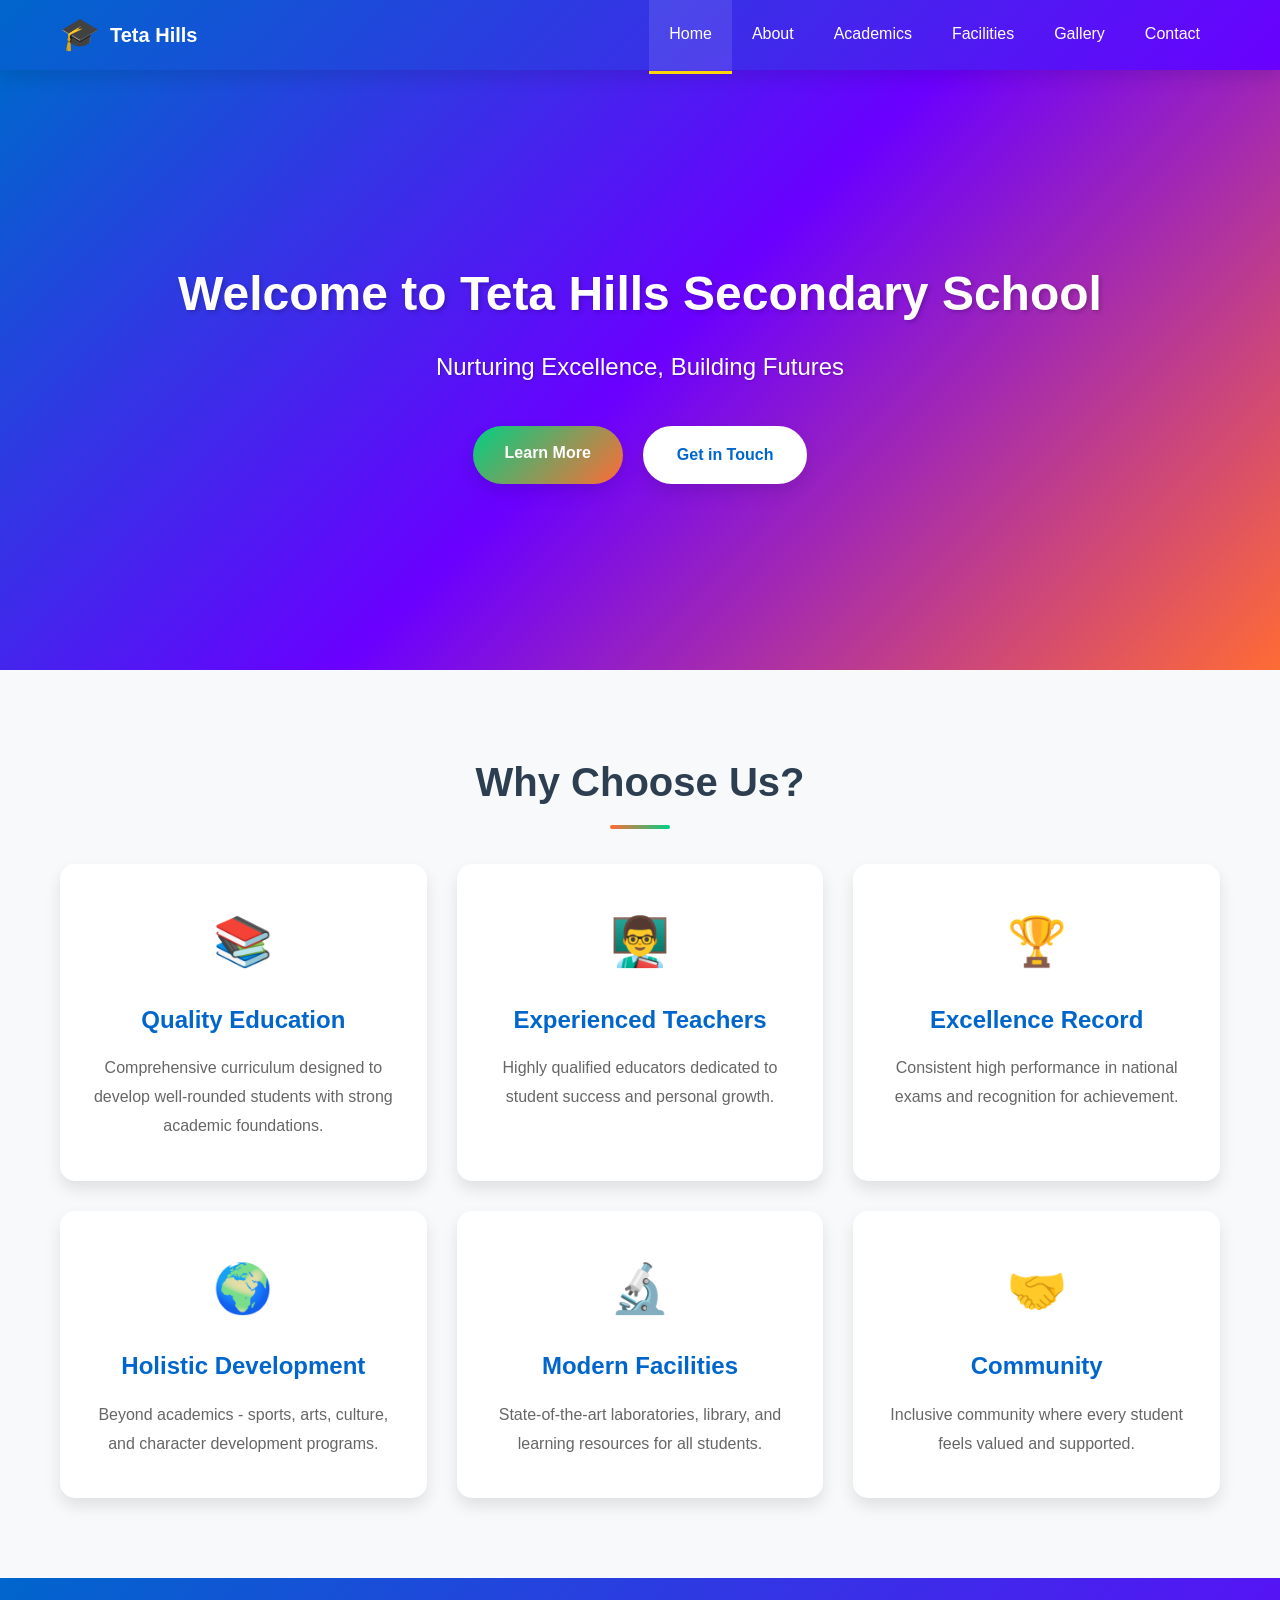
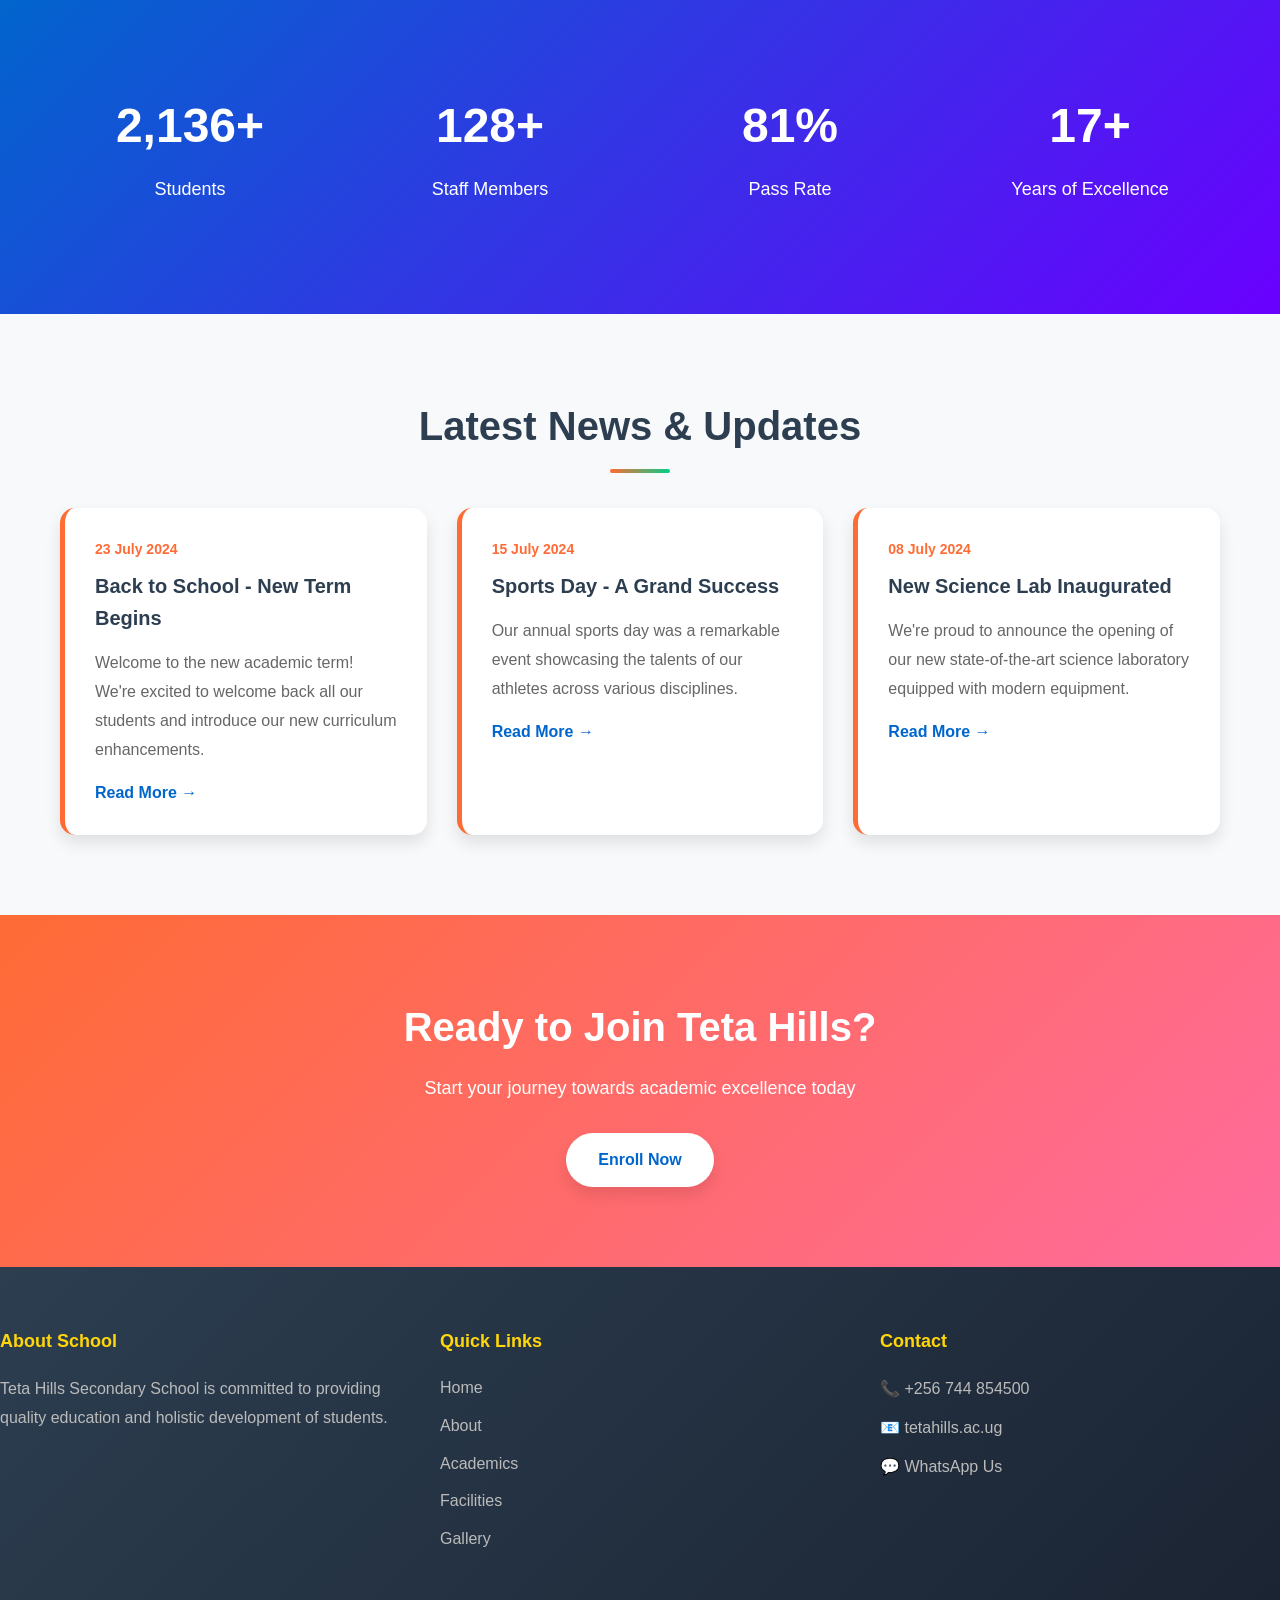
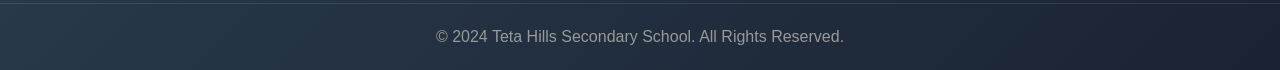
<file: index.html>
<!DOCTYPE html>
<html lang="en">
<head>
    <meta charset="UTF-8">
    <meta name="viewport" content="width=device-width, initial-scale=1.0">
    <title>Teta Hills Secondary School - Welcome</title>
    <link rel="stylesheet" href="styles.css">
</head>
<body>
    <!-- Navigation Bar -->
    <nav class="navbar">
        <div class="nav-container">
            <div class="logo">
                <span class="logo-icon">🎓</span>
                <span class="logo-text">Teta Hills</span>
            </div>
            <button class="hamburger" id="hamburger">
                <span></span>
                <span></span>
                <span></span>
            </button>
            <ul class="nav-menu" id="navMenu">
                <li><a href="index.html" class="active">Home</a></li>
                <li><a href="about.html">About</a></li>
                <li><a href="academics.html">Academics</a></li>
                <li><a href="facilities.html">Facilities</a></li>
                <li><a href="gallery.html">Gallery</a></li>
                <li><a href="contact.html">Contact</a></li>
            </ul>
        </div>
    </nav>

    <!-- Hero Section -->
    <section class="hero">
        <div class="hero-content">
            <h1 class="hero-title">Welcome to Teta Hills Secondary School</h1>
            <p class="hero-subtitle">Nurturing Excellence, Building Futures</p>
            <div class="hero-buttons">
                <a href="about.html" class="btn btn-primary">Learn More</a>
                <a href="contact.html" class="btn btn-secondary">Get in Touch</a>
            </div>
        </div>
        <div class="hero-background"></div>
    </section>

    <!-- Features Section -->
    <section class="features">
        <div class="container">
            <h2 class="section-title">Why Choose Us?</h2>
            <div class="features-grid">
                <div class="feature-card">
                    <div class="feature-icon">📚</div>
                    <h3>Quality Education</h3>
                    <p>Comprehensive curriculum designed to develop well-rounded students with strong academic foundations.</p>
                </div>
                <div class="feature-card">
                    <div class="feature-icon">👨‍🏫</div>
                    <h3>Experienced Teachers</h3>
                    <p>Highly qualified educators dedicated to student success and personal growth.</p>
                </div>
                <div class="feature-card">
                    <div class="feature-icon">🏆</div>
                    <h3>Excellence Record</h3>
                    <p>Consistent high performance in national exams and recognition for achievement.</p>
                </div>
                <div class="feature-card">
                    <div class="feature-icon">🌍</div>
                    <h3>Holistic Development</h3>
                    <p>Beyond academics - sports, arts, culture, and character development programs.</p>
                </div>
                <div class="feature-card">
                    <div class="feature-icon">🔬</div>
                    <h3>Modern Facilities</h3>
                    <p>State-of-the-art laboratories, library, and learning resources for all students.</p>
                </div>
                <div class="feature-card">
                    <div class="feature-icon">🤝</div>
                    <h3>Community</h3>
                    <p>Inclusive community where every student feels valued and supported.</p>
                </div>
            </div>
        </div>
    </section>

    <!-- Quick Stats Section -->
    <section class="stats">
        <div class="container">
            <div class="stat-item">
                <h3 class="stat-number">2500+</h3>
                <p class="stat-label">Students</p>
            </div>
            <div class="stat-item">
                <h3 class="stat-number">150+</h3>
                <p class="stat-label">Staff Members</p>
            </div>
            <div class="stat-item">
                <h3 class="stat-number">95%</h3>
                <p class="stat-label">Pass Rate</p>
            </div>
            <div class="stat-item">
                <h3 class="stat-number">20+</h3>
                <p class="stat-label">Years of Excellence</p>
            </div>
        </div>
    </section>

    <!-- Latest News Section -->
    <section class="news">
        <div class="container">
            <h2 class="section-title">Latest News & Updates</h2>
            <div class="news-grid">
                <article class="news-card">
                    <div class="news-date">23 July 2024</div>
                    <h3>Back to School - New Term Begins</h3>
                    <p>Welcome to the new academic term! We're excited to welcome back all our students and introduce our new curriculum enhancements.</p>
                    <a href="#" class="read-more">Read More →</a>
                </article>
                <article class="news-card">
                    <div class="news-date">15 July 2024</div>
                    <h3>Sports Day - A Grand Success</h3>
                    <p>Our annual sports day was a remarkable event showcasing the talents of our athletes across various disciplines.</p>
                    <a href="#" class="read-more">Read More →</a>
                </article>
                <article class="news-card">
                    <div class="news-date">08 July 2024</div>
                    <h3>New Science Lab Inaugurated</h3>
                    <p>We're proud to announce the opening of our new state-of-the-art science laboratory equipped with modern equipment.</p>
                    <a href="#" class="read-more">Read More →</a>
                </article>
            </div>
        </div>
    </section>

    <!-- Call to Action Section -->
    <section class="cta">
        <div class="cta-content">
            <h2>Ready to Join Teta Hills?</h2>
            <p>Start your journey towards academic excellence today</p>
            <a href="contact.html" class="btn btn-light">Enroll Now</a>
        </div>
    </section>

    <!-- Footer -->
    <footer class="footer">
        <div class="footer-content">
            <div class="footer-section">
                <h4>About School</h4>
                <p>Teta Hills Secondary School is committed to providing quality education and holistic development of students.</p>
            </div>
            <div class="footer-section">
                <h4>Quick Links</h4>
                <ul>
                    <li><a href="index.html">Home</a></li>
                    <li><a href="about.html">About</a></li>
                    <li><a href="academics.html">Academics</a></li>
                    <li><a href="facilities.html">Facilities</a></li>
                    <li><a href="gallery.html">Gallery</a></li>
                </ul>
            </div>
            <div class="footer-section">
                <h4>Contact</h4>
                <p>📞 <a href="tel:+256744854500">+256 744 854500</a></p>
                <p>📧 <a href="mailto:tetahills.ac.ug">tetahills.ac.ug</a></p>
                <p>💬 <a href="https://wa.me/256744854500" target="_blank">WhatsApp Us</a></p>
            </div>
        </div>
        <div class="footer-bottom">
            <p>&copy; 2024 Teta Hills Secondary School. All Rights Reserved.</p>
        </div>
    </footer>

    <script src="script.js"></script>
</body>
</html>
</file>
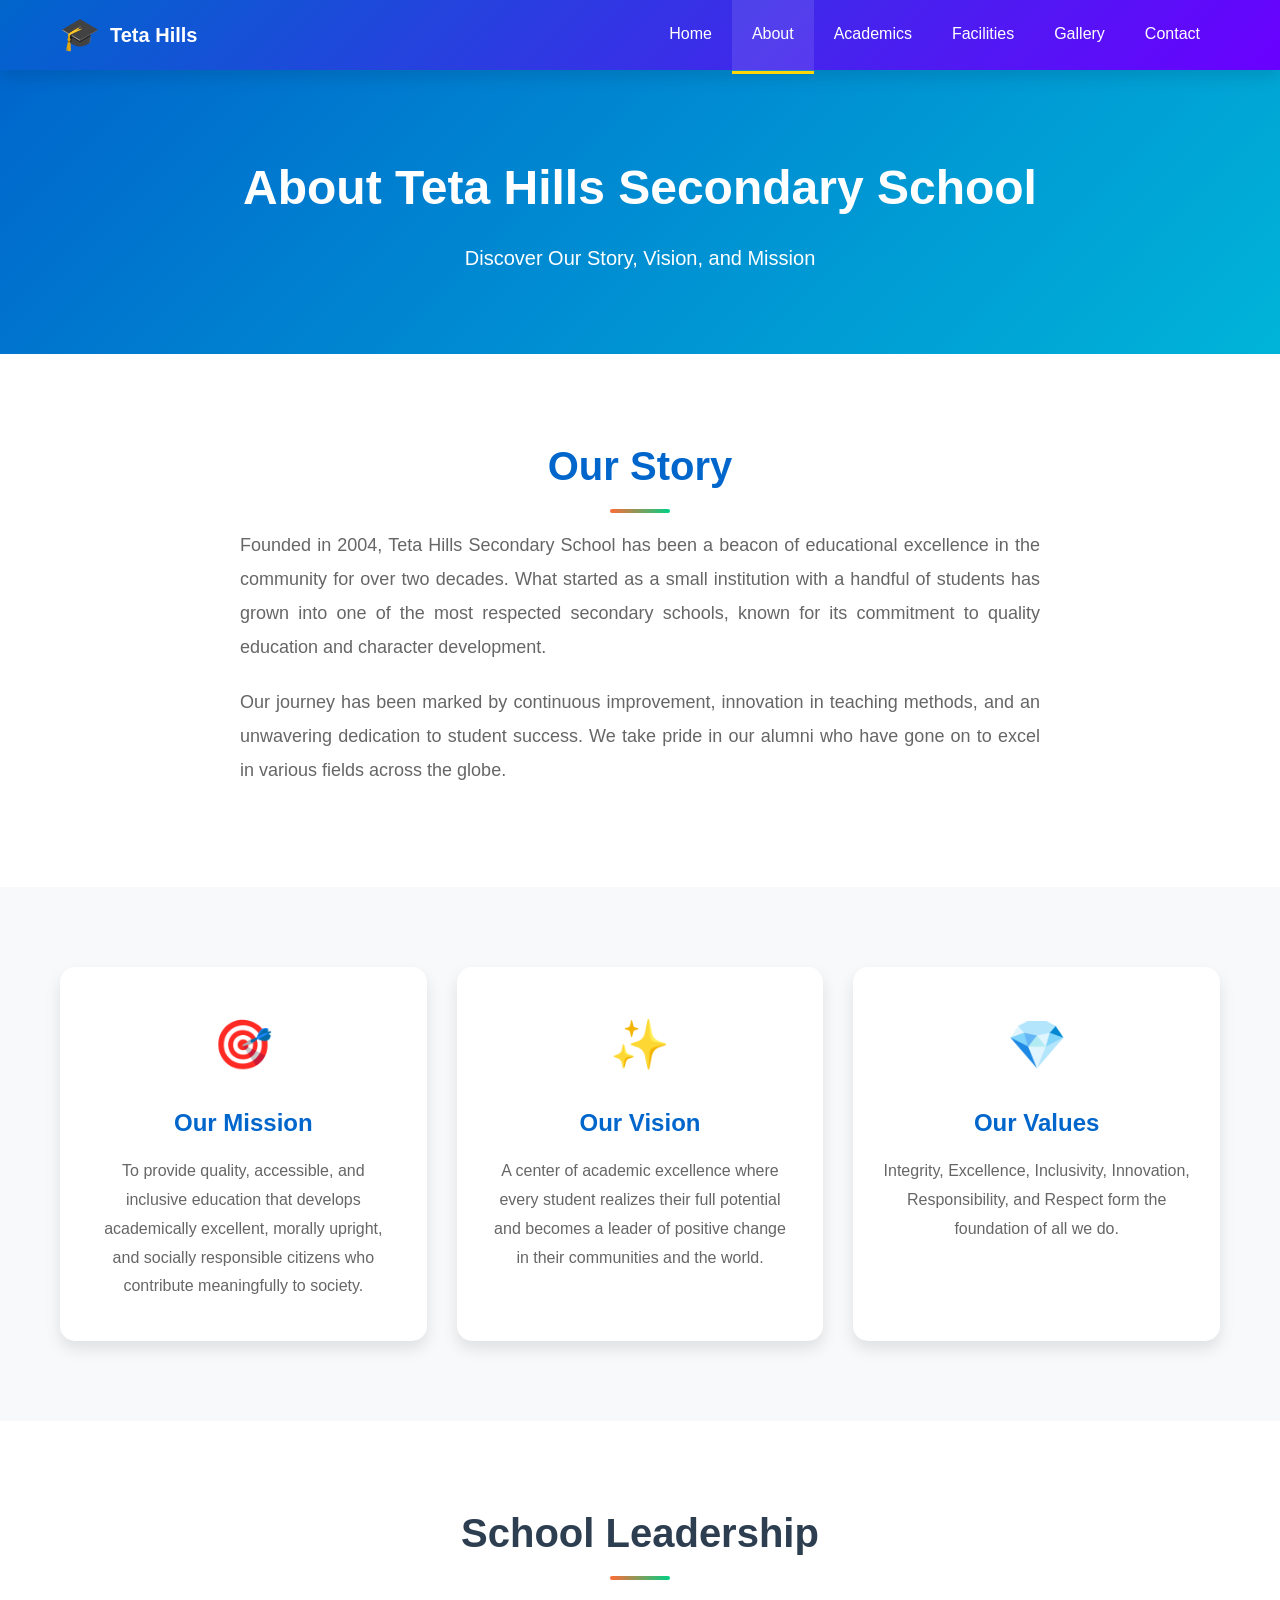
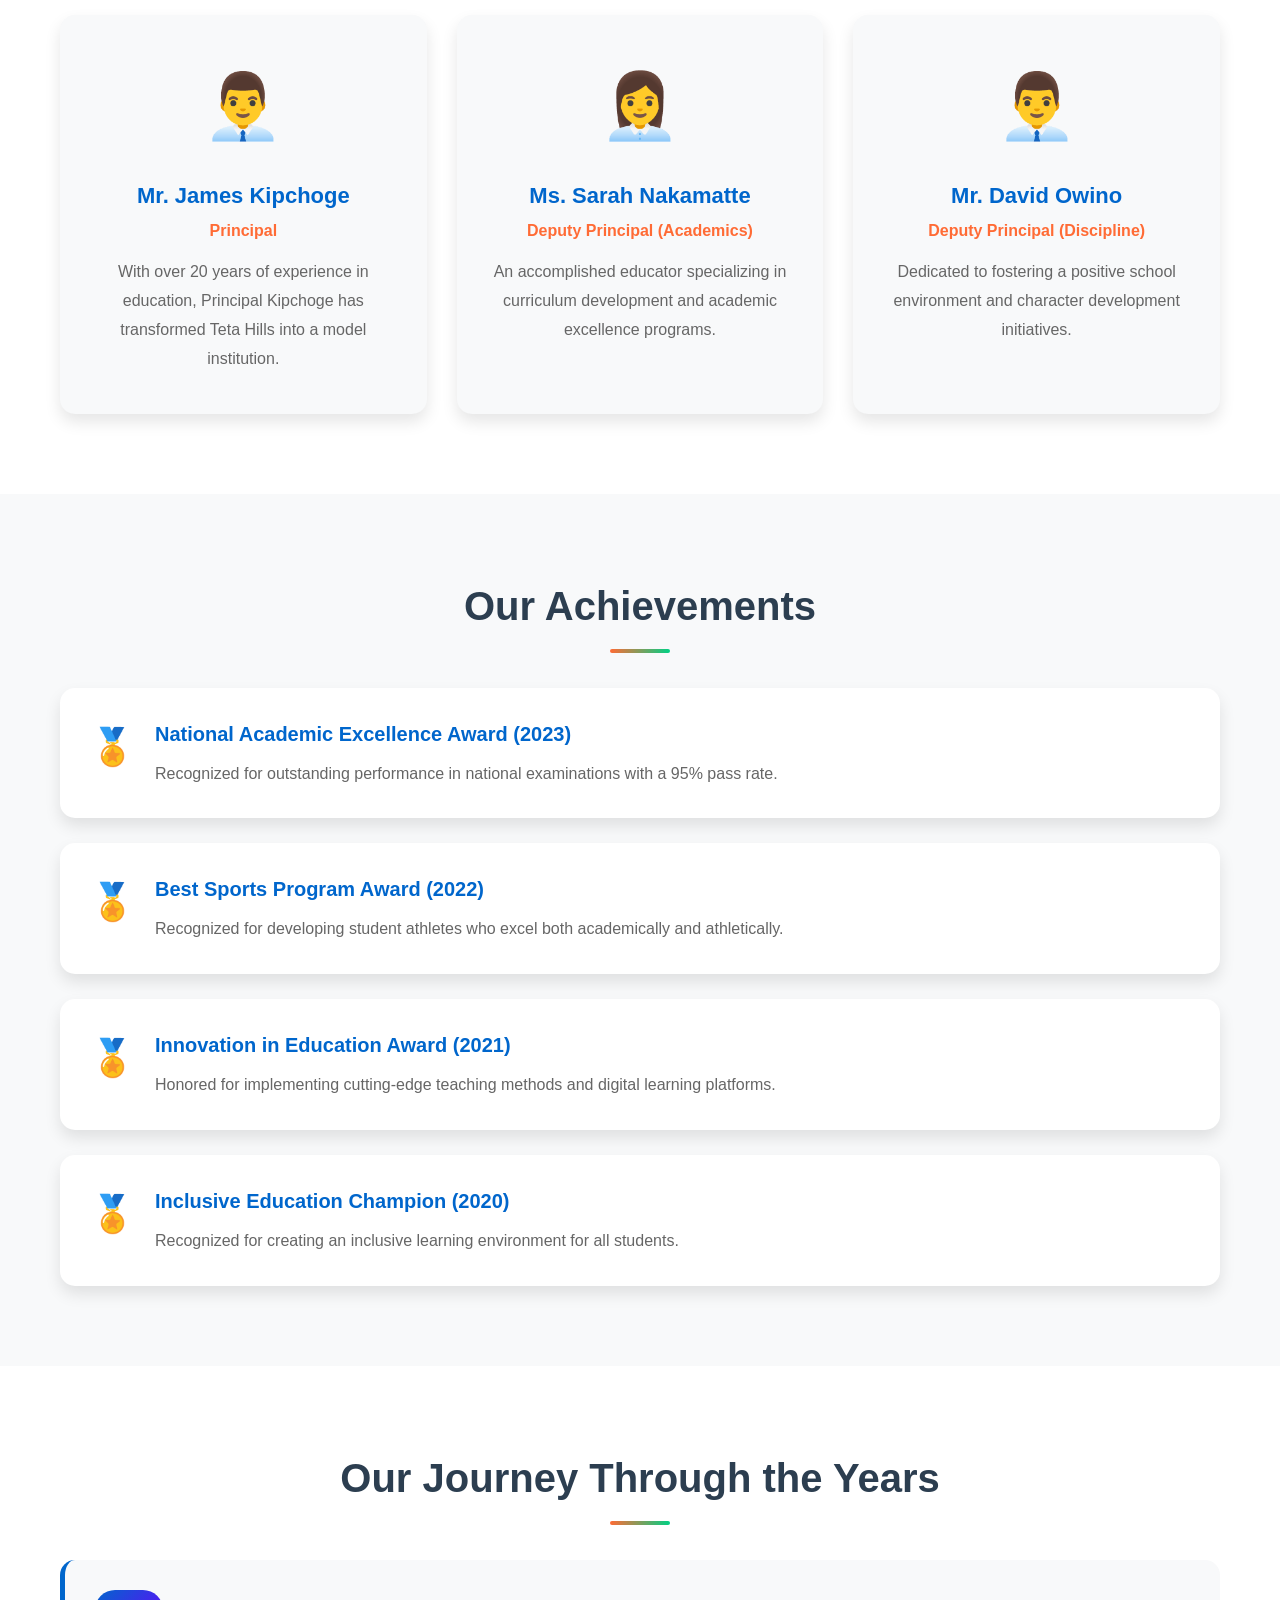
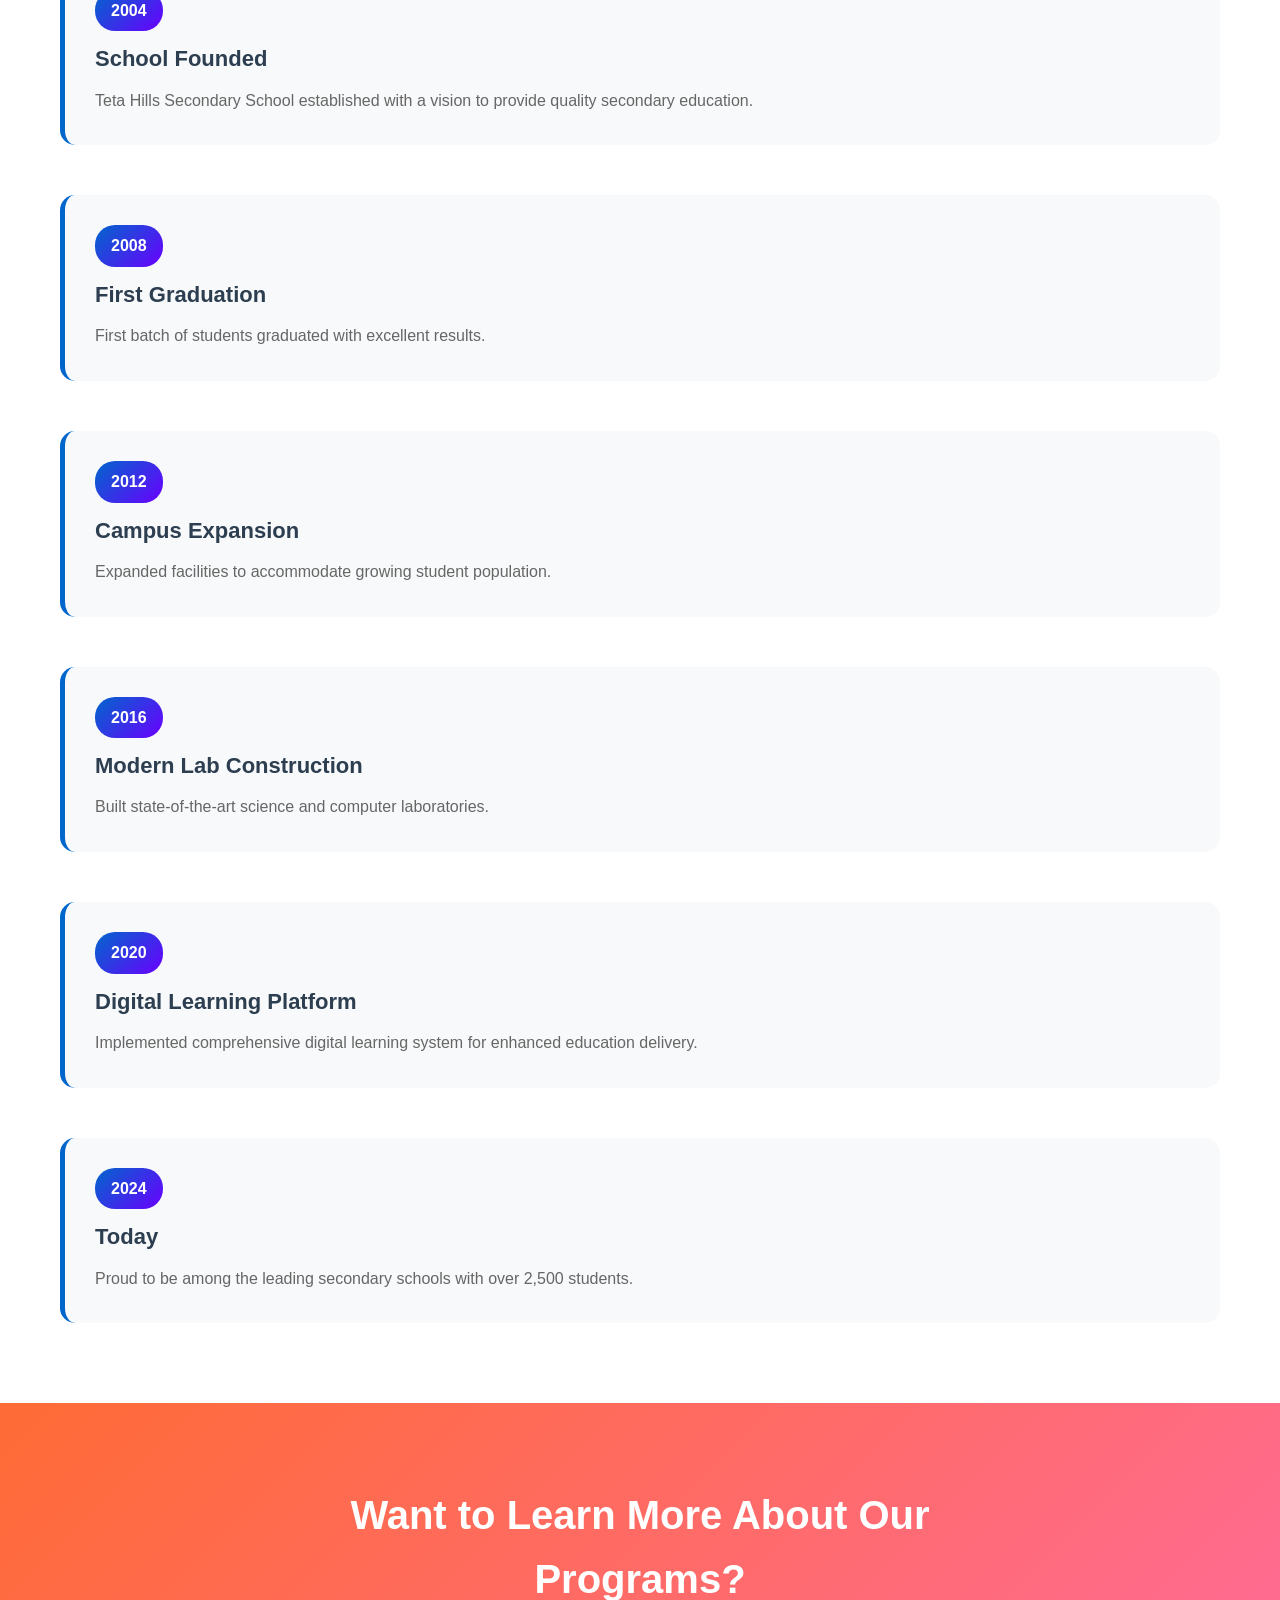
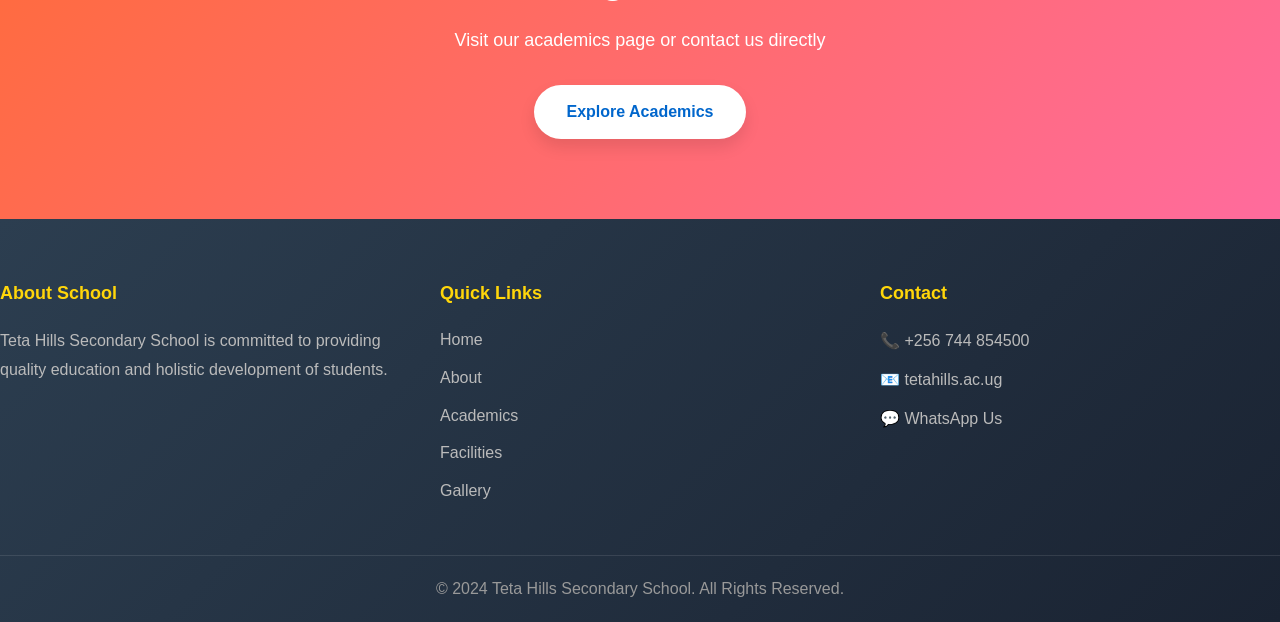
<file: about.html>
<!DOCTYPE html>
<html lang="en">
<head>
    <meta charset="UTF-8">
    <meta name="viewport" content="width=device-width, initial-scale=1.0">
    <title>About Us - Teta Hills Secondary School</title>
    <link rel="stylesheet" href="styles.css">
</head>
<body>
    <!-- Navigation Bar -->
    <nav class="navbar">
        <div class="nav-container">
            <div class="logo">
                <span class="logo-icon">🎓</span>
                <span class="logo-text">Teta Hills</span>
            </div>
            <button class="hamburger" id="hamburger">
                <span></span>
                <span></span>
                <span></span>
            </button>
            <ul class="nav-menu" id="navMenu">
                <li><a href="index.html">Home</a></li>
                <li><a href="about.html" class="active">About</a></li>
                <li><a href="academics.html">Academics</a></li>
                <li><a href="facilities.html">Facilities</a></li>
                <li><a href="gallery.html">Gallery</a></li>
                <li><a href="contact.html">Contact</a></li>
            </ul>
        </div>
    </nav>

    <!-- Page Header -->
    <section class="page-header">
        <h1>About Teta Hills Secondary School</h1>
        <p>Discover Our Story, Vision, and Mission</p>
    </section>

    <!-- Main Content -->
    <section class="about-section">
        <div class="container">
            <div class="about-intro">
                <h2 class="section-title">Our Story</h2>
                <p>Founded in 2004, Teta Hills Secondary School has been a beacon of educational excellence in the community for over two decades. What started as a small institution with a handful of students has grown into one of the most respected secondary schools, known for its commitment to quality education and character development.</p>
                <p>Our journey has been marked by continuous improvement, innovation in teaching methods, and an unwavering dedication to student success. We take pride in our alumni who have gone on to excel in various fields across the globe.</p>
            </div>
        </div>
    </section>

    <!-- Mission, Vision, Values -->
    <section class="mvv-section">
        <div class="container">
            <div class="mvv-grid">
                <div class="mvv-card">
                    <div class="mvv-icon">🎯</div>
                    <h3>Our Mission</h3>
                    <p>To provide quality, accessible, and inclusive education that develops academically excellent, morally upright, and socially responsible citizens who contribute meaningfully to society.</p>
                </div>
                <div class="mvv-card">
                    <div class="mvv-icon">✨</div>
                    <h3>Our Vision</h3>
                    <p>A center of academic excellence where every student realizes their full potential and becomes a leader of positive change in their communities and the world.</p>
                </div>
                <div class="mvv-card">
                    <div class="mvv-icon">💎</div>
                    <h3>Our Values</h3>
                    <p>Integrity, Excellence, Inclusivity, Innovation, Responsibility, and Respect form the foundation of all we do.</p>
                </div>
            </div>
        </div>
    </section>

    <!-- Leadership Section -->
    <section class="leadership">
        <div class="container">
            <h2 class="section-title">School Leadership</h2>
            <div class="team-grid">
                <div class="team-member">
                    <div class="member-avatar">👨‍💼</div>
                    <h3>Mr. James Kipchoge</h3>
                    <p class="role">Principal</p>
                    <p class="bio">With over 20 years of experience in education, Principal Kipchoge has transformed Teta Hills into a model institution.</p>
                </div>
                <div class="team-member">
                    <div class="member-avatar">👩‍💼</div>
                    <h3>Ms. Sarah Nakamatte</h3>
                    <p class="role">Deputy Principal (Academics)</p>
                    <p class="bio">An accomplished educator specializing in curriculum development and academic excellence programs.</p>
                </div>
                <div class="team-member">
                    <div class="member-avatar">👨‍💼</div>
                    <h3>Mr. David Owino</h3>
                    <p class="role">Deputy Principal (Discipline)</p>
                    <p class="bio">Dedicated to fostering a positive school environment and character development initiatives.</p>
                </div>
            </div>
        </div>
    </section>

    <!-- Achievements Section -->
    <section class="achievements">
        <div class="container">
            <h2 class="section-title">Our Achievements</h2>
            <div class="achievements-list">
                <div class="achievement-item">
                    <span class="achievement-icon">🏅</span>
                    <div class="achievement-content">
                        <h3>National Academic Excellence Award (2023)</h3>
                        <p>Recognized for outstanding performance in national examinations with a 95% pass rate.</p>
                    </div>
                </div>
                <div class="achievement-item">
                    <span class="achievement-icon">🏅</span>
                    <div class="achievement-content">
                        <h3>Best Sports Program Award (2022)</h3>
                        <p>Recognized for developing student athletes who excel both academically and athletically.</p>
                    </div>
                </div>
                <div class="achievement-item">
                    <span class="achievement-icon">🏅</span>
                    <div class="achievement-content">
                        <h3>Innovation in Education Award (2021)</h3>
                        <p>Honored for implementing cutting-edge teaching methods and digital learning platforms.</p>
                    </div>
                </div>
                <div class="achievement-item">
                    <span class="achievement-icon">🏅</span>
                    <div class="achievement-content">
                        <h3>Inclusive Education Champion (2020)</h3>
                        <p>Recognized for creating an inclusive learning environment for all students.</p>
                    </div>
                </div>
            </div>
        </div>
    </section>

    <!-- History Timeline -->
    <section class="timeline">
        <div class="container">
            <h2 class="section-title">Our Journey Through the Years</h2>
            <div class="timeline-content">
                <div class="timeline-item">
                    <div class="timeline-year">2004</div>
                    <h3>School Founded</h3>
                    <p>Teta Hills Secondary School established with a vision to provide quality secondary education.</p>
                </div>
                <div class="timeline-item">
                    <div class="timeline-year">2008</div>
                    <h3>First Graduation</h3>
                    <p>First batch of students graduated with excellent results.</p>
                </div>
                <div class="timeline-item">
                    <div class="timeline-year">2012</div>
                    <h3>Campus Expansion</h3>
                    <p>Expanded facilities to accommodate growing student population.</p>
                </div>
                <div class="timeline-item">
                    <div class="timeline-year">2016</div>
                    <h3>Modern Lab Construction</h3>
                    <p>Built state-of-the-art science and computer laboratories.</p>
                </div>
                <div class="timeline-item">
                    <div class="timeline-year">2020</div>
                    <h3>Digital Learning Platform</h3>
                    <p>Implemented comprehensive digital learning system for enhanced education delivery.</p>
                </div>
                <div class="timeline-item">
                    <div class="timeline-year">2024</div>
                    <h3>Today</h3>
                    <p>Proud to be among the leading secondary schools with over 2,500 students.</p>
                </div>
            </div>
        </div>
    </section>

    <!-- Call to Action -->
    <section class="cta">
        <div class="cta-content">
            <h2>Want to Learn More About Our Programs?</h2>
            <p>Visit our academics page or contact us directly</p>
            <a href="academics.html" class="btn btn-light">Explore Academics</a>
        </div>
    </section>

    <!-- Footer -->
    <footer class="footer">
        <div class="footer-content">
            <div class="footer-section">
                <h4>About School</h4>
                <p>Teta Hills Secondary School is committed to providing quality education and holistic development of students.</p>
            </div>
            <div class="footer-section">
                <h4>Quick Links</h4>
                <ul>
                    <li><a href="index.html">Home</a></li>
                    <li><a href="about.html">About</a></li>
                    <li><a href="academics.html">Academics</a></li>
                    <li><a href="facilities.html">Facilities</a></li>
                    <li><a href="gallery.html">Gallery</a></li>
                </ul>
            </div>
            <div class="footer-section">
                <h4>Contact</h4>
                <p>📞 <a href="tel:+256744854500">+256 744 854500</a></p>
                <p>📧 <a href="mailto:tetahills.ac.ug">tetahills.ac.ug</a></p>
                <p>💬 <a href="https://wa.me/256744854500" target="_blank">WhatsApp Us</a></p>
            </div>
        </div>
        <div class="footer-bottom">
            <p>&copy; 2024 Teta Hills Secondary School. All Rights Reserved.</p>
        </div>
    </footer>

    <script src="script.js"></script>
</body>
</html>
</file>
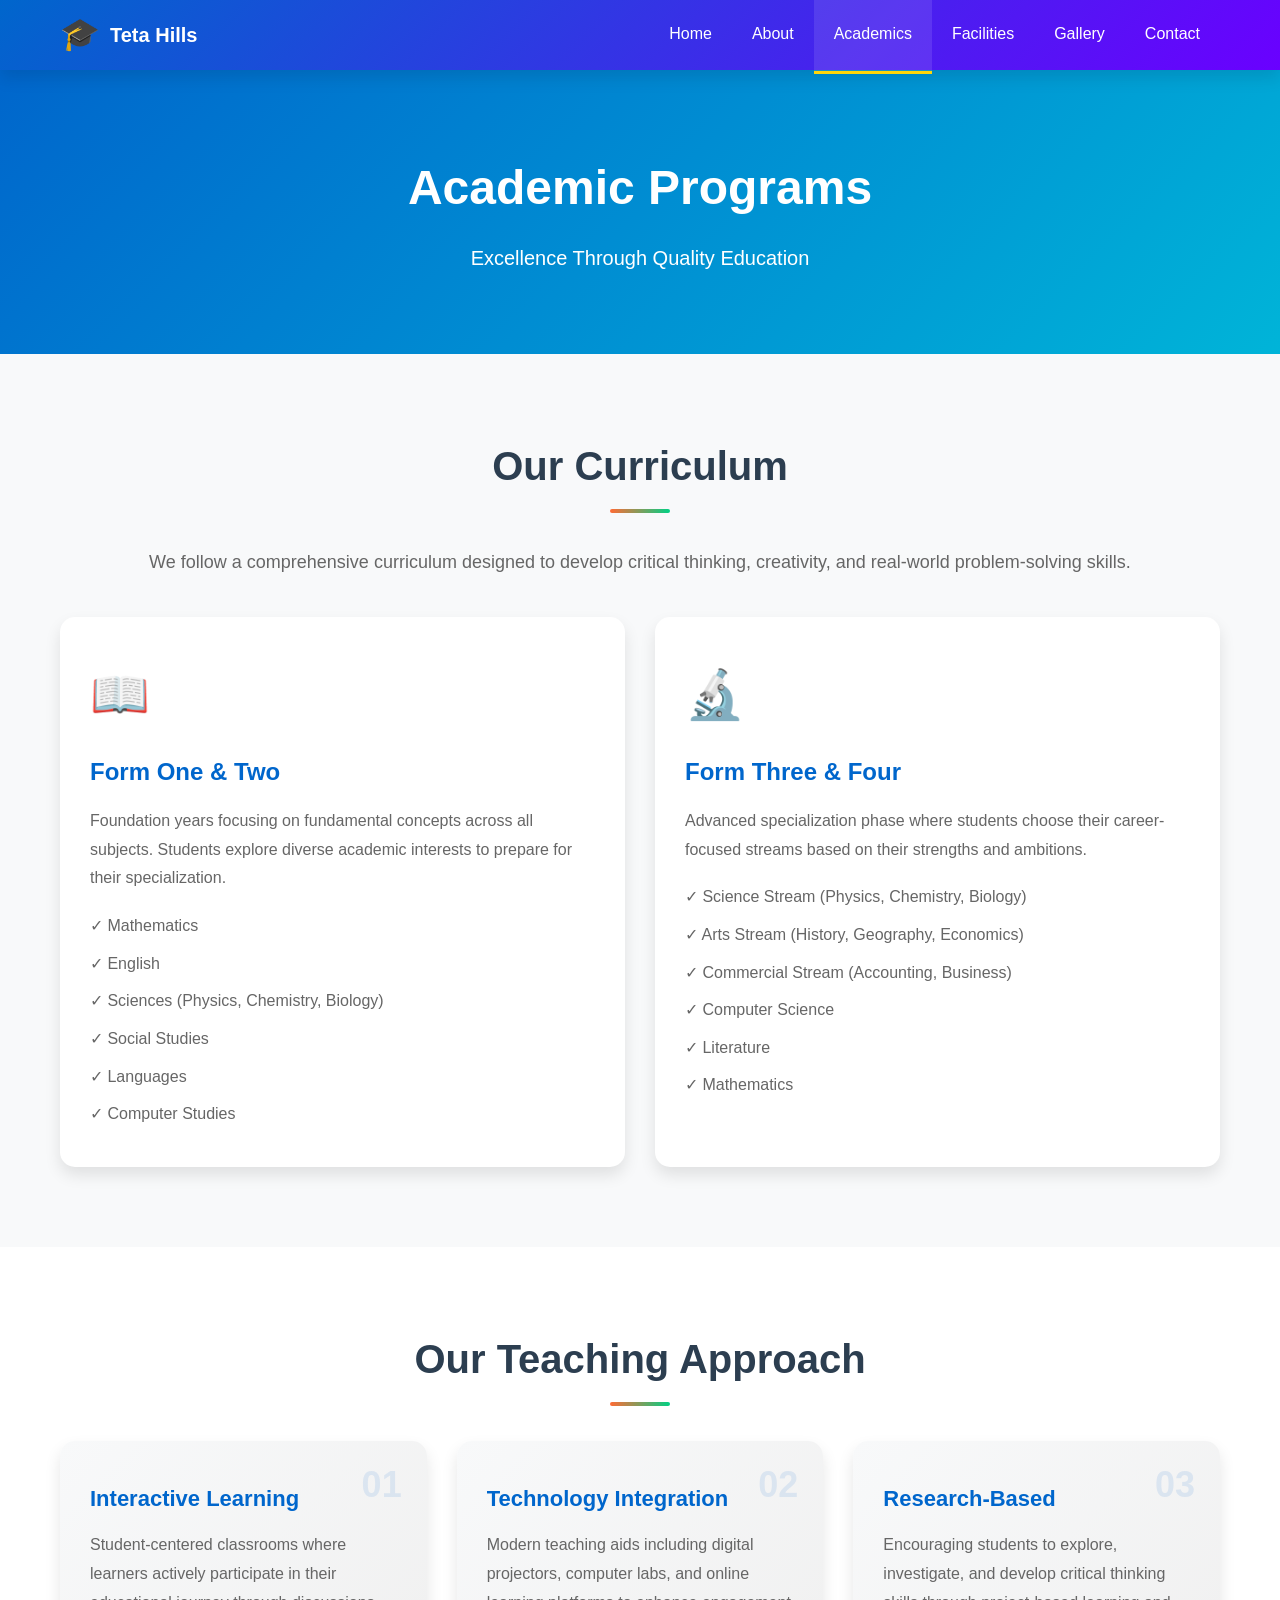
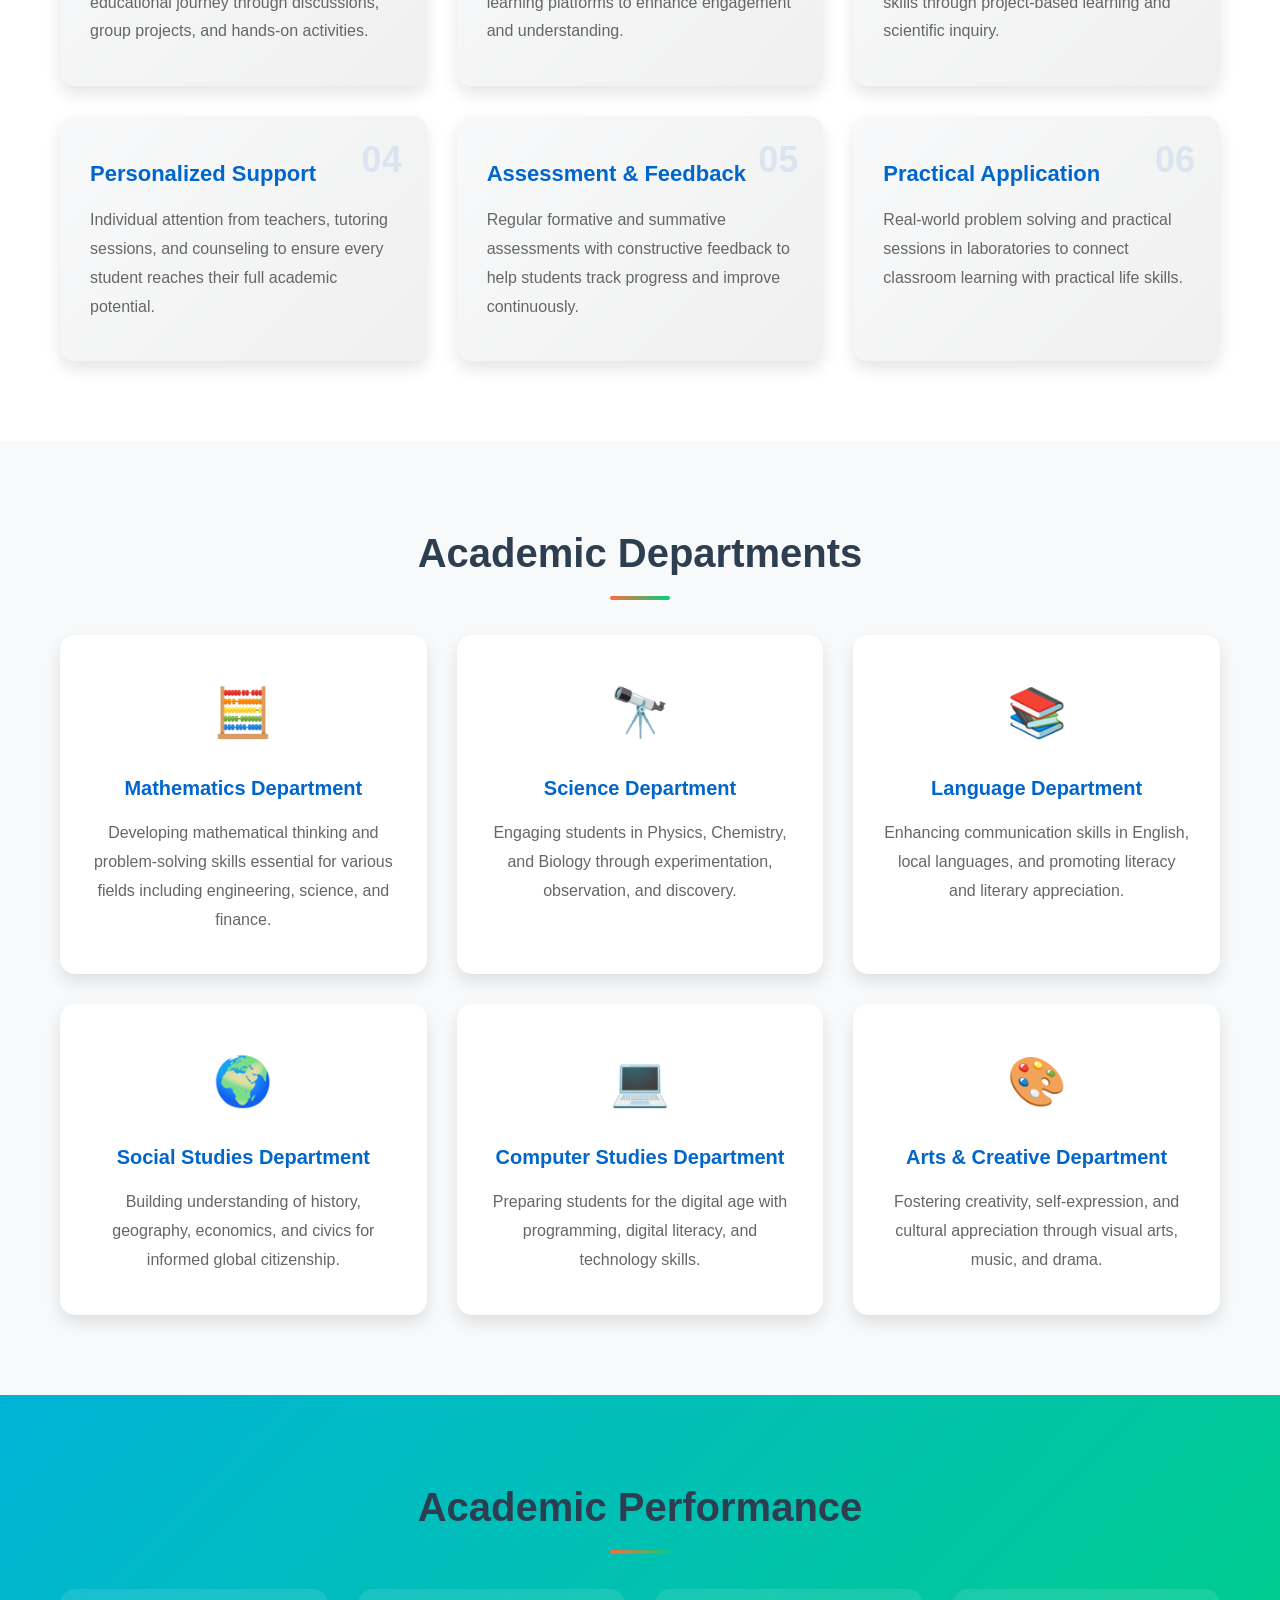
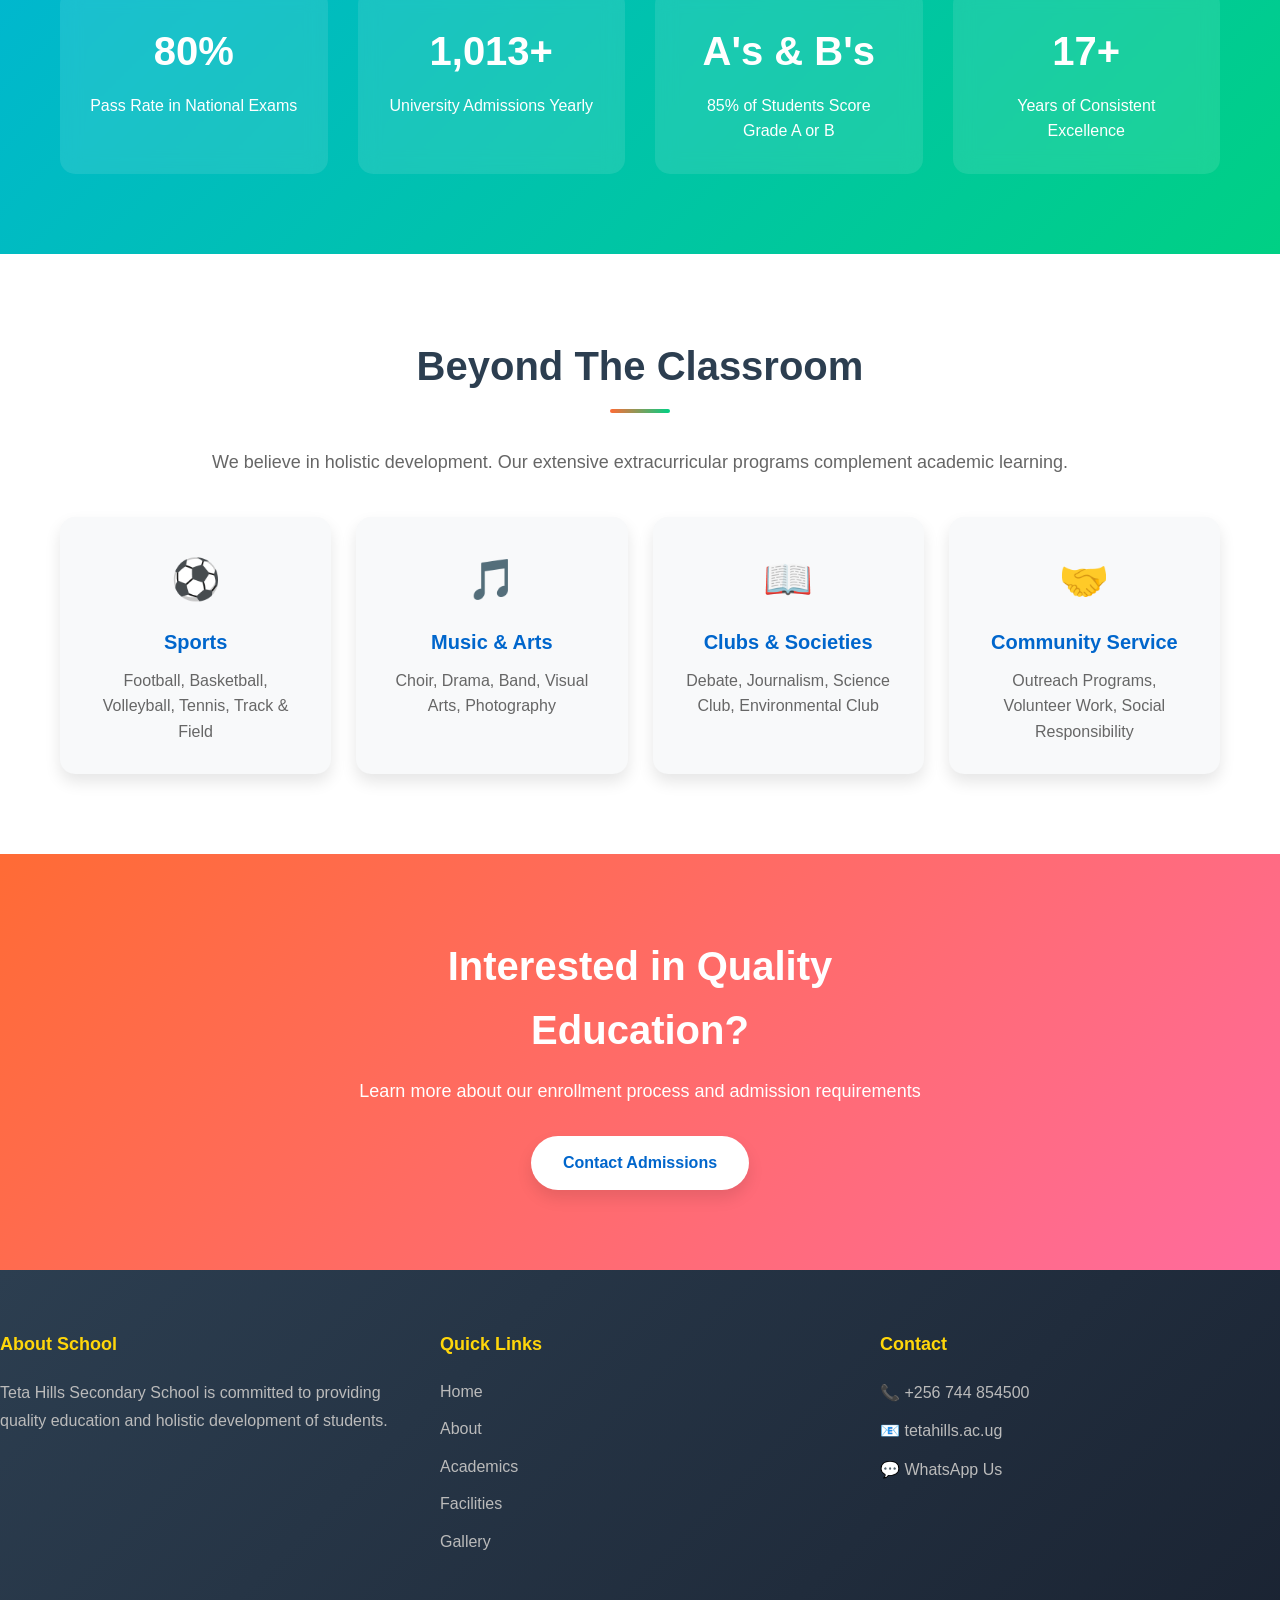
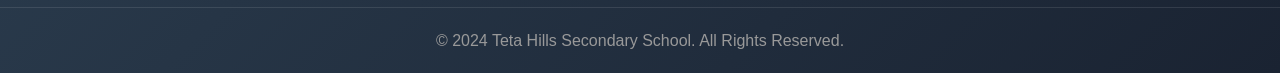
<file: academics.html>
<!DOCTYPE html>
<html lang="en">
<head>
    <meta charset="UTF-8">
    <meta name="viewport" content="width=device-width, initial-scale=1.0">
    <title>Academics - Teta Hills Secondary School</title>
    <link rel="stylesheet" href="styles.css">
</head>
<body>
    <!-- Navigation Bar -->
    <nav class="navbar">
        <div class="nav-container">
            <div class="logo">
                <span class="logo-icon">🎓</span>
                <span class="logo-text">Teta Hills</span>
            </div>
            <button class="hamburger" id="hamburger">
                <span></span>
                <span></span>
                <span></span>
            </button>
            <ul class="nav-menu" id="navMenu">
                <li><a href="index.html">Home</a></li>
                <li><a href="about.html">About</a></li>
                <li><a href="academics.html" class="active">Academics</a></li>
                <li><a href="facilities.html">Facilities</a></li>
                <li><a href="gallery.html">Gallery</a></li>
                <li><a href="contact.html">Contact</a></li>
            </ul>
        </div>
    </nav>

    <!-- Page Header -->
    <section class="page-header">
        <h1>Academic Programs</h1>
        <p>Excellence Through Quality Education</p>
    </section>

    <!-- Curriculum Overview -->
    <section class="curriculum">
        <div class="container">
            <h2 class="section-title">Our Curriculum</h2>
            <p class="section-intro">We follow a comprehensive curriculum designed to develop critical thinking, creativity, and real-world problem-solving skills.</p>
            
            <div class="curriculum-grid">
                <div class="curriculum-card">
                    <div class="curriculum-icon">📖</div>
                    <h3>Form One & Two</h3>
                    <p>Foundation years focusing on fundamental concepts across all subjects. Students explore diverse academic interests to prepare for their specialization.</p>
                    <ul class="subjects-list">
                        <li>✓ Mathematics</li>
                        <li>✓ English</li>
                        <li>✓ Sciences (Physics, Chemistry, Biology)</li>
                        <li>✓ Social Studies</li>
                        <li>✓ Languages</li>
                        <li>✓ Computer Studies</li>
                    </ul>
                </div>
                <div class="curriculum-card">
                    <div class="curriculum-icon">🔬</div>
                    <h3>Form Three & Four</h3>
                    <p>Advanced specialization phase where students choose their career-focused streams based on their strengths and ambitions.</p>
                    <ul class="subjects-list">
                        <li>✓ Science Stream (Physics, Chemistry, Biology)</li>
                        <li>✓ Arts Stream (History, Geography, Economics)</li>
                        <li>✓ Commercial Stream (Accounting, Business)</li>
                        <li>✓ Computer Science</li>
                        <li>✓ Literature</li>
                        <li>✓ Mathematics</li>
                    </ul>
                </div>
            </div>
        </div>
    </section>

    <!-- Teaching Methods -->
    <section class="teaching-methods">
        <div class="container">
            <h2 class="section-title">Our Teaching Approach</h2>
            <div class="methods-grid">
                <div class="method-card">
                    <div class="method-number">01</div>
                    <h3>Interactive Learning</h3>
                    <p>Student-centered classrooms where learners actively participate in their educational journey through discussions, group projects, and hands-on activities.</p>
                </div>
                <div class="method-card">
                    <div class="method-number">02</div>
                    <h3>Technology Integration</h3>
                    <p>Modern teaching aids including digital projectors, computer labs, and online learning platforms to enhance engagement and understanding.</p>
                </div>
                <div class="method-card">
                    <div class="method-number">03</div>
                    <h3>Research-Based</h3>
                    <p>Encouraging students to explore, investigate, and develop critical thinking skills through project-based learning and scientific inquiry.</p>
                </div>
                <div class="method-card">
                    <div class="method-number">04</div>
                    <h3>Personalized Support</h3>
                    <p>Individual attention from teachers, tutoring sessions, and counseling to ensure every student reaches their full academic potential.</p>
                </div>
                <div class="method-card">
                    <div class="method-number">05</div>
                    <h3>Assessment & Feedback</h3>
                    <p>Regular formative and summative assessments with constructive feedback to help students track progress and improve continuously.</p>
                </div>
                <div class="method-card">
                    <div class="method-number">06</div>
                    <h3>Practical Application</h3>
                    <p>Real-world problem solving and practical sessions in laboratories to connect classroom learning with practical life skills.</p>
                </div>
            </div>
        </div>
    </section>

    <!-- Departments Section -->
    <section class="departments">
        <div class="container">
            <h2 class="section-title">Academic Departments</h2>
            <div class="departments-grid">
                <div class="dept-card">
                    <div class="dept-icon">🧮</div>
                    <h3>Mathematics Department</h3>
                    <p>Developing mathematical thinking and problem-solving skills essential for various fields including engineering, science, and finance.</p>
                </div>
                <div class="dept-card">
                    <div class="dept-icon">🔭</div>
                    <h3>Science Department</h3>
                    <p>Engaging students in Physics, Chemistry, and Biology through experimentation, observation, and discovery.</p>
                </div>
                <div class="dept-card">
                    <div class="dept-icon">📚</div>
                    <h3>Language Department</h3>
                    <p>Enhancing communication skills in English, local languages, and promoting literacy and literary appreciation.</p>
                </div>
                <div class="dept-card">
                    <div class="dept-icon">🌍</div>
                    <h3>Social Studies Department</h3>
                    <p>Building understanding of history, geography, economics, and civics for informed global citizenship.</p>
                </div>
                <div class="dept-card">
                    <div class="dept-icon">💻</div>
                    <h3>Computer Studies Department</h3>
                    <p>Preparing students for the digital age with programming, digital literacy, and technology skills.</p>
                </div>
                <div class="dept-card">
                    <div class="dept-icon">🎨</div>
                    <h3>Arts & Creative Department</h3>
                    <p>Fostering creativity, self-expression, and cultural appreciation through visual arts, music, and drama.</p>
                </div>
            </div>
        </div>
    </section>

    <!-- Performance Indicators -->
    <section class="performance">
        <div class="container">
            <h2 class="section-title">Academic Performance</h2>
            <div class="performance-stats">
                <div class="performance-item">
                    <div class="perf-number">95%</div>
                    <p>Pass Rate in National Exams</p>
                </div>
                <div class="performance-item">
                    <div class="perf-number">1200+</div>
                    <p>University Admissions Yearly</p>
                </div>
                <div class="performance-item">
                    <div class="perf-number">A's & B's</div>
                    <p>85% of Students Score Grade A or B</p>
                </div>
                <div class="performance-item">
                    <div class="perf-number">20+</div>
                    <p>Years of Consistent Excellence</p>
                </div>
            </div>
        </div>
    </section>

    <!-- Extracurricular Activities -->
    <section class="extracurricular">
        <div class="container">
            <h2 class="section-title">Beyond The Classroom</h2>
            <p class="section-intro">We believe in holistic development. Our extensive extracurricular programs complement academic learning.</p>
            <div class="activity-grid">
                <div class="activity-card">
                    <span class="activity-icon">⚽</span>
                    <h3>Sports</h3>
                    <p>Football, Basketball, Volleyball, Tennis, Track & Field</p>
                </div>
                <div class="activity-card">
                    <span class="activity-icon">🎵</span>
                    <h3>Music & Arts</h3>
                    <p>Choir, Drama, Band, Visual Arts, Photography</p>
                </div>
                <div class="activity-card">
                    <span class="activity-icon">📖</span>
                    <h3>Clubs & Societies</h3>
                    <p>Debate, Journalism, Science Club, Environmental Club</p>
                </div>
                <div class="activity-card">
                    <span class="activity-icon">🤝</span>
                    <h3>Community Service</h3>
                    <p>Outreach Programs, Volunteer Work, Social Responsibility</p>
                </div>
            </div>
        </div>
    </section>

    <!-- Call to Action -->
    <section class="cta">
        <div class="cta-content">
            <h2>Interested in Quality Education?</h2>
            <p>Learn more about our enrollment process and admission requirements</p>
            <a href="contact.html" class="btn btn-light">Contact Admissions</a>
        </div>
    </section>

    <!-- Footer -->
    <footer class="footer">
        <div class="footer-content">
            <div class="footer-section">
                <h4>About School</h4>
                <p>Teta Hills Secondary School is committed to providing quality education and holistic development of students.</p>
            </div>
            <div class="footer-section">
                <h4>Quick Links</h4>
                <ul>
                    <li><a href="index.html">Home</a></li>
                    <li><a href="about.html">About</a></li>
                    <li><a href="academics.html">Academics</a></li>
                    <li><a href="facilities.html">Facilities</a></li>
                    <li><a href="gallery.html">Gallery</a></li>
                </ul>
            </div>
            <div class="footer-section">
                <h4>Contact</h4>
                <p>📞 <a href="tel:+256744854500">+256 744 854500</a></p>
                <p>📧 <a href="mailto:tetahills.ac.ug">tetahills.ac.ug</a></p>
                <p>💬 <a href="https://wa.me/256744854500" target="_blank">WhatsApp Us</a></p>
            </div>
        </div>
        <div class="footer-bottom">
            <p>&copy; 2024 Teta Hills Secondary School. All Rights Reserved.</p>
        </div>
    </footer>

    <script src="script.js"></script>
</body>
</html>
</file>
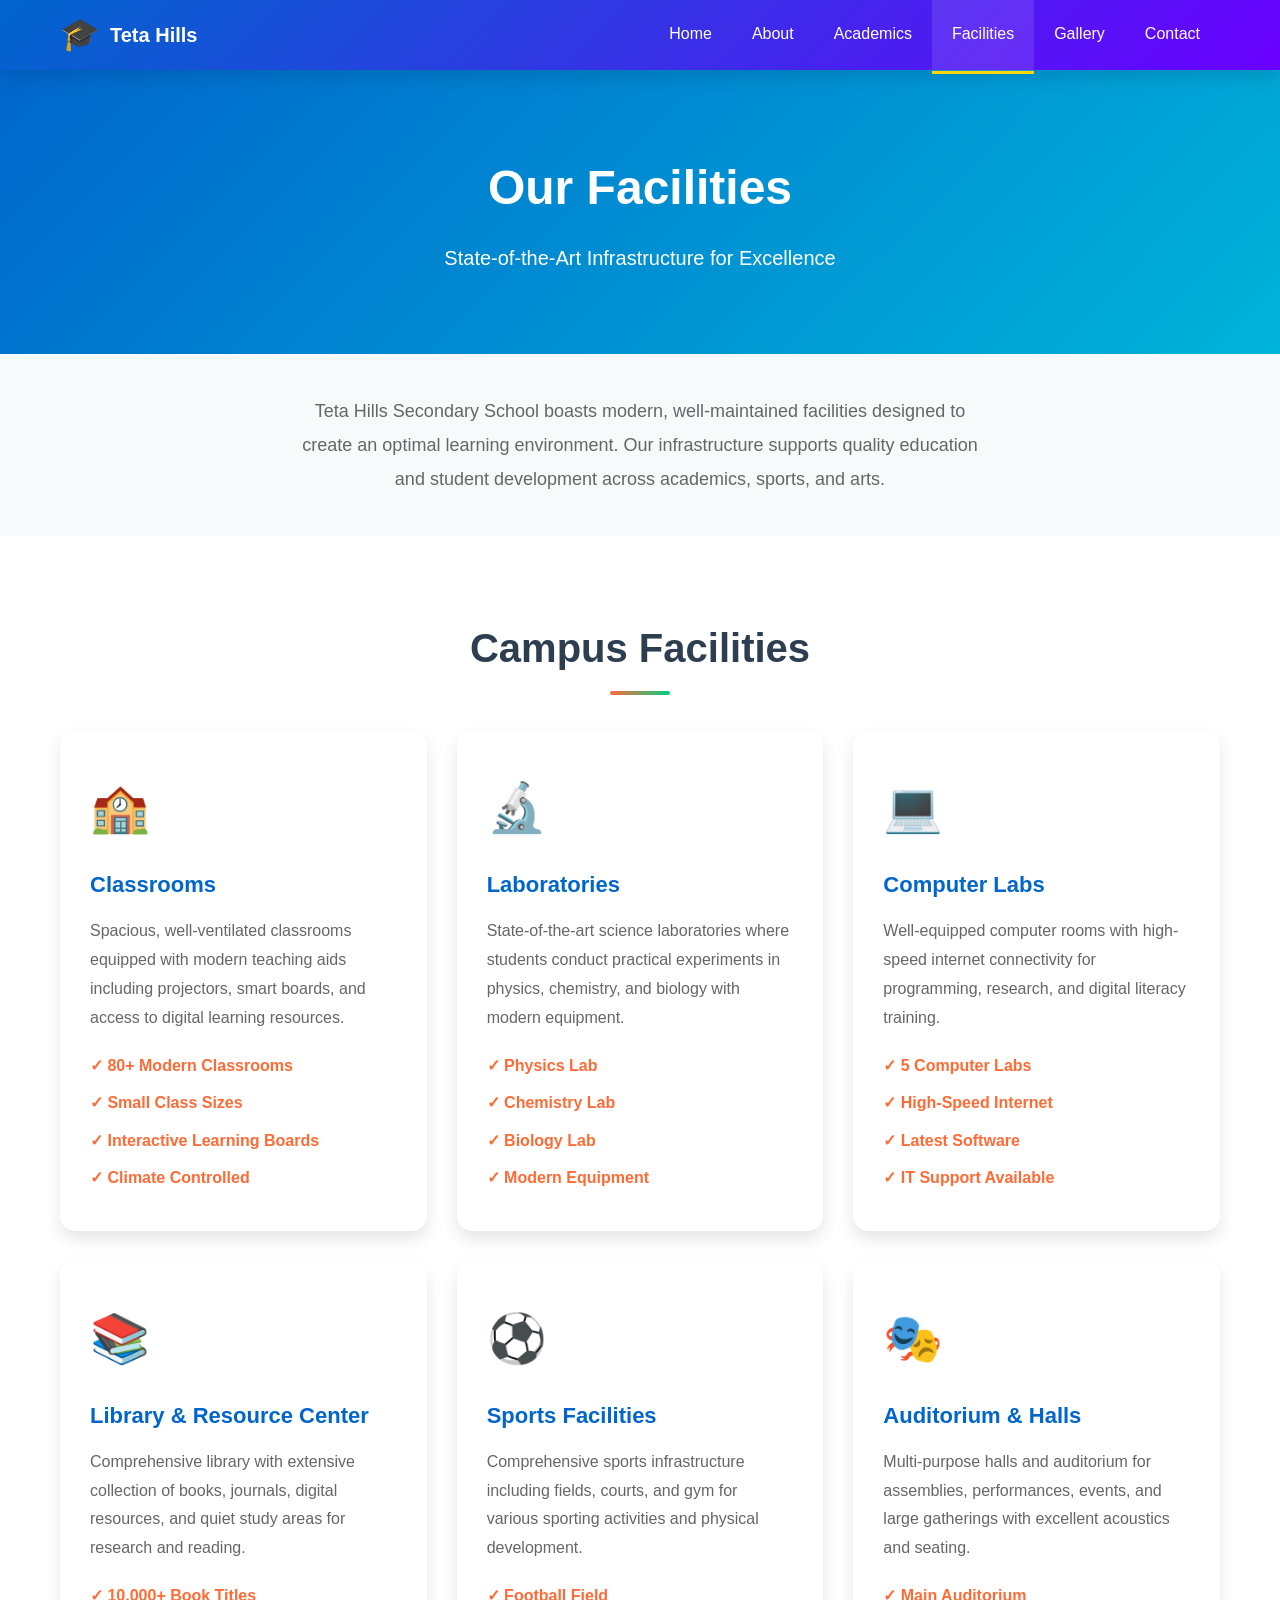
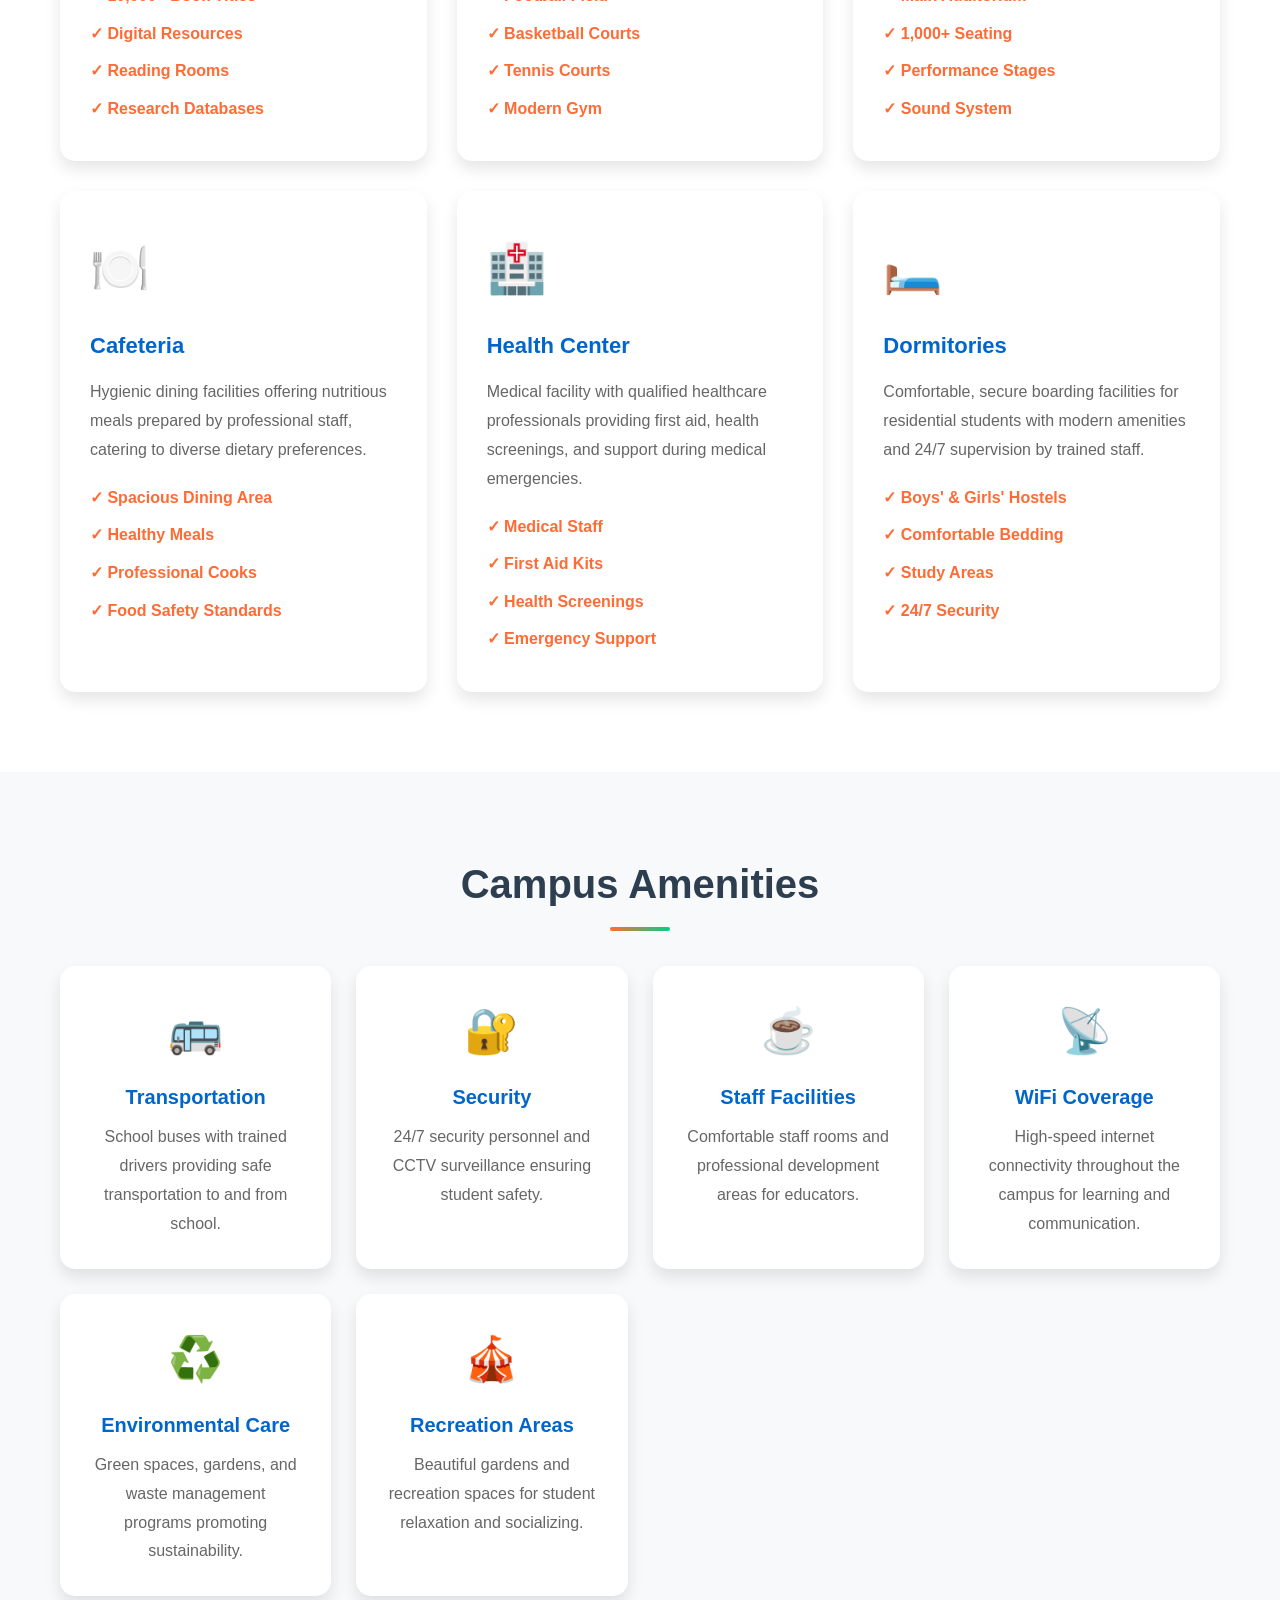
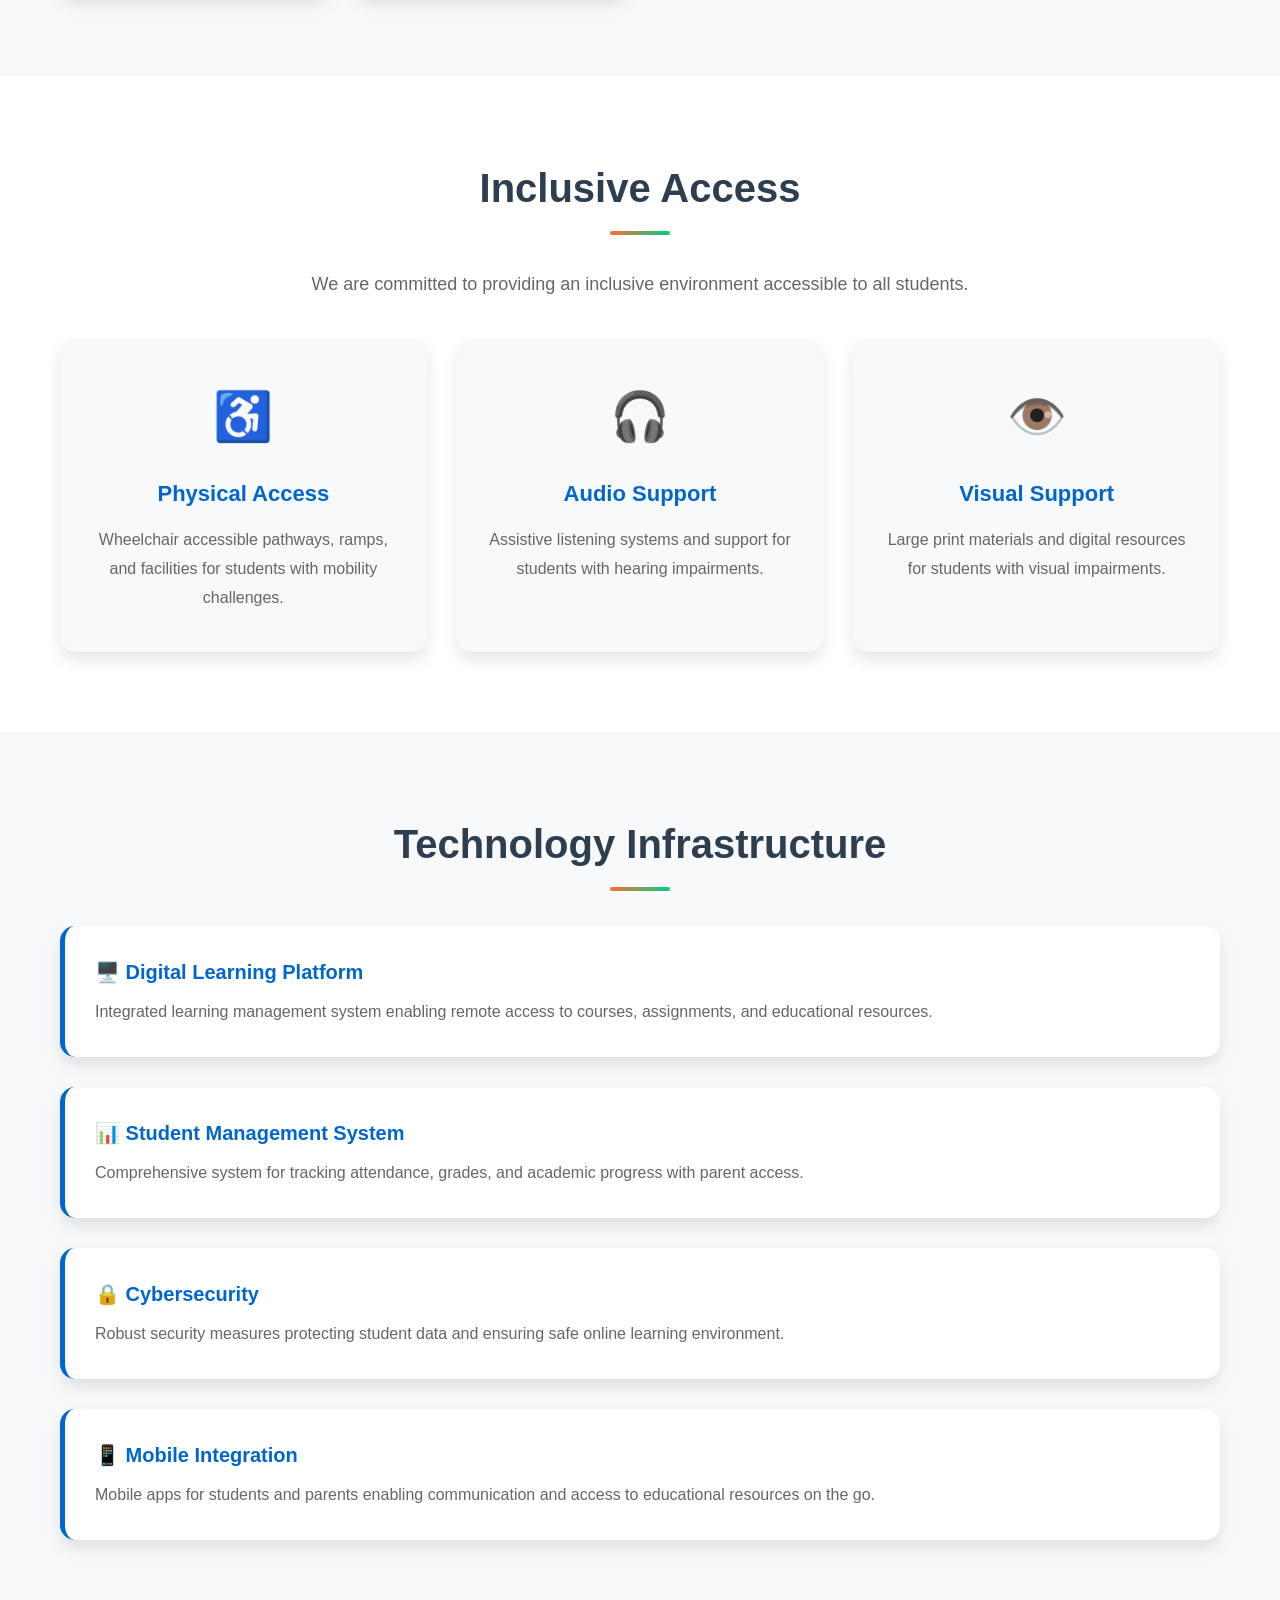
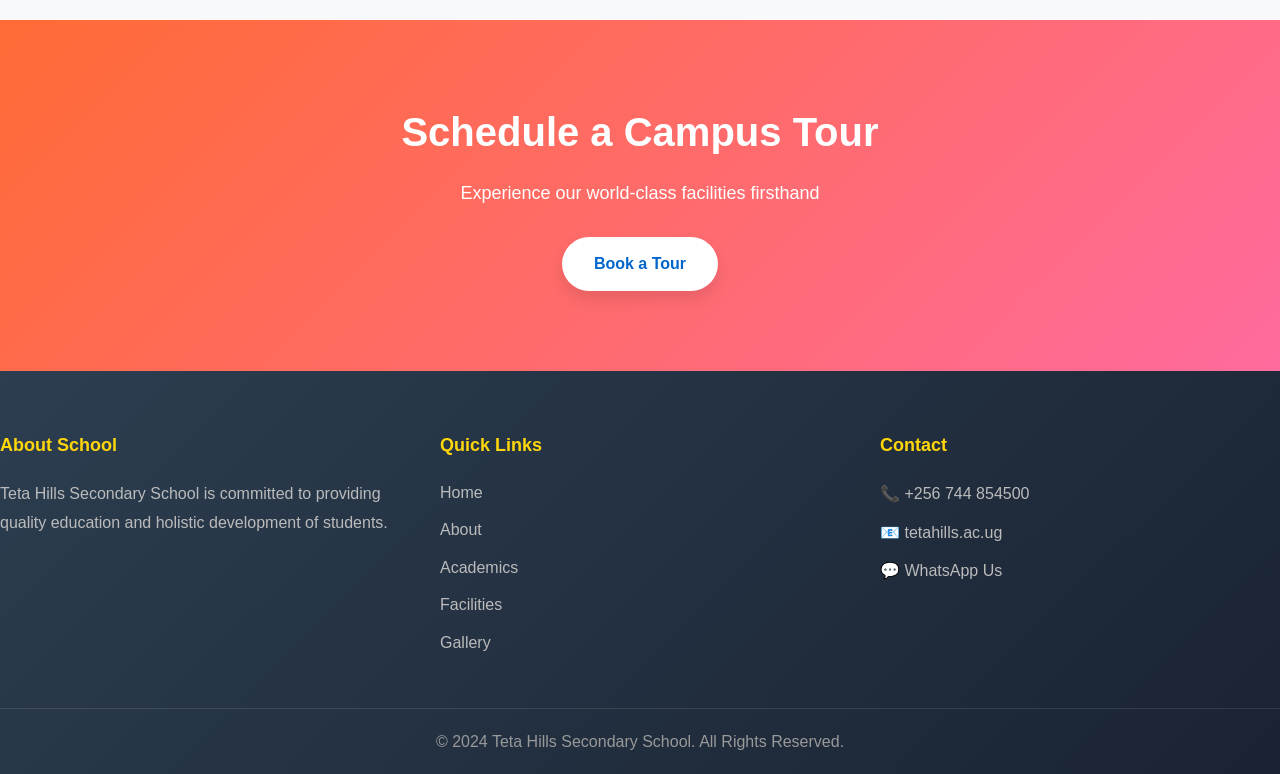
<file: facilities.html>
<!DOCTYPE html>
<html lang="en">
<head>
    <meta charset="UTF-8">
    <meta name="viewport" content="width=device-width, initial-scale=1.0">
    <title>Facilities - Teta Hills Secondary School</title>
    <link rel="stylesheet" href="styles.css">
</head>
<body>
    <!-- Navigation Bar -->
    <nav class="navbar">
        <div class="nav-container">
            <div class="logo">
                <span class="logo-icon">🎓</span>
                <span class="logo-text">Teta Hills</span>
            </div>
            <button class="hamburger" id="hamburger">
                <span></span>
                <span></span>
                <span></span>
            </button>
            <ul class="nav-menu" id="navMenu">
                <li><a href="index.html">Home</a></li>
                <li><a href="about.html">About</a></li>
                <li><a href="academics.html">Academics</a></li>
                <li><a href="facilities.html" class="active">Facilities</a></li>
                <li><a href="gallery.html">Gallery</a></li>
                <li><a href="contact.html">Contact</a></li>
            </ul>
        </div>
    </nav>

    <!-- Page Header -->
    <section class="page-header">
        <h1>Our Facilities</h1>
        <p>State-of-the-Art Infrastructure for Excellence</p>
    </section>

    <!-- Facilities Introduction -->
    <section class="facilities-intro">
        <div class="container">
            <p class="intro-text">Teta Hills Secondary School boasts modern, well-maintained facilities designed to create an optimal learning environment. Our infrastructure supports quality education and student development across academics, sports, and arts.</p>
        </div>
    </section>

    <!-- Main Facilities -->
    <section class="facilities-main">
        <div class="container">
            <h2 class="section-title">Campus Facilities</h2>
            <div class="facilities-grid">
                <div class="facility-card">
                    <div class="facility-icon">🏫</div>
                    <h3>Classrooms</h3>
                    <p>Spacious, well-ventilated classrooms equipped with modern teaching aids including projectors, smart boards, and access to digital learning resources.</p>
                    <ul class="facility-features">
                        <li>✓ 80+ Modern Classrooms</li>
                        <li>✓ Small Class Sizes</li>
                        <li>✓ Interactive Learning Boards</li>
                        <li>✓ Climate Controlled</li>
                    </ul>
                </div>

                <div class="facility-card">
                    <div class="facility-icon">🔬</div>
                    <h3>Laboratories</h3>
                    <p>State-of-the-art science laboratories where students conduct practical experiments in physics, chemistry, and biology with modern equipment.</p>
                    <ul class="facility-features">
                        <li>✓ Physics Lab</li>
                        <li>✓ Chemistry Lab</li>
                        <li>✓ Biology Lab</li>
                        <li>✓ Modern Equipment</li>
                    </ul>
                </div>

                <div class="facility-card">
                    <div class="facility-icon">💻</div>
                    <h3>Computer Labs</h3>
                    <p>Well-equipped computer rooms with high-speed internet connectivity for programming, research, and digital literacy training.</p>
                    <ul class="facility-features">
                        <li>✓ 5 Computer Labs</li>
                        <li>✓ High-Speed Internet</li>
                        <li>✓ Latest Software</li>
                        <li>✓ IT Support Available</li>
                    </ul>
                </div>

                <div class="facility-card">
                    <div class="facility-icon">📚</div>
                    <h3>Library & Resource Center</h3>
                    <p>Comprehensive library with extensive collection of books, journals, digital resources, and quiet study areas for research and reading.</p>
                    <ul class="facility-features">
                        <li>✓ 10,000+ Book Titles</li>
                        <li>✓ Digital Resources</li>
                        <li>✓ Reading Rooms</li>
                        <li>✓ Research Databases</li>
                    </ul>
                </div>

                <div class="facility-card">
                    <div class="facility-icon">⚽</div>
                    <h3>Sports Facilities</h3>
                    <p>Comprehensive sports infrastructure including fields, courts, and gym for various sporting activities and physical development.</p>
                    <ul class="facility-features">
                        <li>✓ Football Field</li>
                        <li>✓ Basketball Courts</li>
                        <li>✓ Tennis Courts</li>
                        <li>✓ Modern Gym</li>
                    </ul>
                </div>

                <div class="facility-card">
                    <div class="facility-icon">🎭</div>
                    <h3>Auditorium & Halls</h3>
                    <p>Multi-purpose halls and auditorium for assemblies, performances, events, and large gatherings with excellent acoustics and seating.</p>
                    <ul class="facility-features">
                        <li>✓ Main Auditorium</li>
                        <li>✓ 1,000+ Seating</li>
                        <li>✓ Performance Stages</li>
                        <li>✓ Sound System</li>
                    </ul>
                </div>

                <div class="facility-card">
                    <div class="facility-icon">🍽️</div>
                    <h3>Cafeteria</h3>
                    <p>Hygienic dining facilities offering nutritious meals prepared by professional staff, catering to diverse dietary preferences.</p>
                    <ul class="facility-features">
                        <li>✓ Spacious Dining Area</li>
                        <li>✓ Healthy Meals</li>
                        <li>✓ Professional Cooks</li>
                        <li>✓ Food Safety Standards</li>
                    </ul>
                </div>

                <div class="facility-card">
                    <div class="facility-icon">🏥</div>
                    <h3>Health Center</h3>
                    <p>Medical facility with qualified healthcare professionals providing first aid, health screenings, and support during medical emergencies.</p>
                    <ul class="facility-features">
                        <li>✓ Medical Staff</li>
                        <li>✓ First Aid Kits</li>
                        <li>✓ Health Screenings</li>
                        <li>✓ Emergency Support</li>
                    </ul>
                </div>

                <div class="facility-card">
                    <div class="facility-icon">🛏️</div>
                    <h3>Dormitories</h3>
                    <p>Comfortable, secure boarding facilities for residential students with modern amenities and 24/7 supervision by trained staff.</p>
                    <ul class="facility-features">
                        <li>✓ Boys' & Girls' Hostels</li>
                        <li>✓ Comfortable Bedding</li>
                        <li>✓ Study Areas</li>
                        <li>✓ 24/7 Security</li>
                    </ul>
                </div>
            </div>
        </div>
    </section>

    <!-- Campus Amenities -->
    <section class="amenities">
        <div class="container">
            <h2 class="section-title">Campus Amenities</h2>
            <div class="amenities-grid">
                <div class="amenity-item">
                    <span class="amenity-icon">🚌</span>
                    <h3>Transportation</h3>
                    <p>School buses with trained drivers providing safe transportation to and from school.</p>
                </div>
                <div class="amenity-item">
                    <span class="amenity-icon">🔐</span>
                    <h3>Security</h3>
                    <p>24/7 security personnel and CCTV surveillance ensuring student safety.</p>
                </div>
                <div class="amenity-item">
                    <span class="amenity-icon">☕</span>
                    <h3>Staff Facilities</h3>
                    <p>Comfortable staff rooms and professional development areas for educators.</p>
                </div>
                <div class="amenity-item">
                    <span class="amenity-icon">📡</span>
                    <h3>WiFi Coverage</h3>
                    <p>High-speed internet connectivity throughout the campus for learning and communication.</p>
                </div>
                <div class="amenity-item">
                    <span class="amenity-icon">♻️</span>
                    <h3>Environmental Care</h3>
                    <p>Green spaces, gardens, and waste management programs promoting sustainability.</p>
                </div>
                <div class="amenity-item">
                    <span class="amenity-icon">🎪</span>
                    <h3>Recreation Areas</h3>
                    <p>Beautiful gardens and recreation spaces for student relaxation and socializing.</p>
                </div>
            </div>
        </div>
    </section>

    <!-- Accessibility Section -->
    <section class="accessibility">
        <div class="container">
            <h2 class="section-title">Inclusive Access</h2>
            <p class="section-intro">We are committed to providing an inclusive environment accessible to all students.</p>
            <div class="accessibility-grid">
                <div class="access-card">
                    <div class="access-icon">♿</div>
                    <h3>Physical Access</h3>
                    <p>Wheelchair accessible pathways, ramps, and facilities for students with mobility challenges.</p>
                </div>
                <div class="access-card">
                    <div class="access-icon">🎧</div>
                    <h3>Audio Support</h3>
                    <p>Assistive listening systems and support for students with hearing impairments.</p>
                </div>
                <div class="access-card">
                    <div class="access-icon">👁️</div>
                    <h3>Visual Support</h3>
                    <p>Large print materials and digital resources for students with visual impairments.</p>
                </div>
            </div>
        </div>
    </section>

    <!-- Technology Infrastructure -->
    <section class="technology">
        <div class="container">
            <h2 class="section-title">Technology Infrastructure</h2>
            <div class="tech-features">
                <div class="tech-item">
                    <h3>🖥️ Digital Learning Platform</h3>
                    <p>Integrated learning management system enabling remote access to courses, assignments, and educational resources.</p>
                </div>
                <div class="tech-item">
                    <h3>📊 Student Management System</h3>
                    <p>Comprehensive system for tracking attendance, grades, and academic progress with parent access.</p>
                </div>
                <div class="tech-item">
                    <h3>🔒 Cybersecurity</h3>
                    <p>Robust security measures protecting student data and ensuring safe online learning environment.</p>
                </div>
                <div class="tech-item">
                    <h3>📱 Mobile Integration</h3>
                    <p>Mobile apps for students and parents enabling communication and access to educational resources on the go.</p>
                </div>
            </div>
        </div>
    </section>

    <!-- Call to Action -->
    <section class="cta">
        <div class="cta-content">
            <h2>Schedule a Campus Tour</h2>
            <p>Experience our world-class facilities firsthand</p>
            <a href="contact.html" class="btn btn-light">Book a Tour</a>
        </div>
    </section>

    <!-- Footer -->
    <footer class="footer">
        <div class="footer-content">
            <div class="footer-section">
                <h4>About School</h4>
                <p>Teta Hills Secondary School is committed to providing quality education and holistic development of students.</p>
            </div>
            <div class="footer-section">
                <h4>Quick Links</h4>
                <ul>
                    <li><a href="index.html">Home</a></li>
                    <li><a href="about.html">About</a></li>
                    <li><a href="academics.html">Academics</a></li>
                    <li><a href="facilities.html">Facilities</a></li>
                    <li><a href="gallery.html">Gallery</a></li>
                </ul>
            </div>
            <div class="footer-section">
                <h4>Contact</h4>
                <p>📞 <a href="tel:+256744854500">+256 744 854500</a></p>
                <p>📧 <a href="mailto:tetahills.ac.ug">tetahills.ac.ug</a></p>
                <p>💬 <a href="https://wa.me/256744854500" target="_blank">WhatsApp Us</a></p>
            </div>
        </div>
        <div class="footer-bottom">
            <p>&copy; 2024 Teta Hills Secondary School. All Rights Reserved.</p>
        </div>
    </footer>

    <script src="script.js"></script>
</body>
</html>
</file>
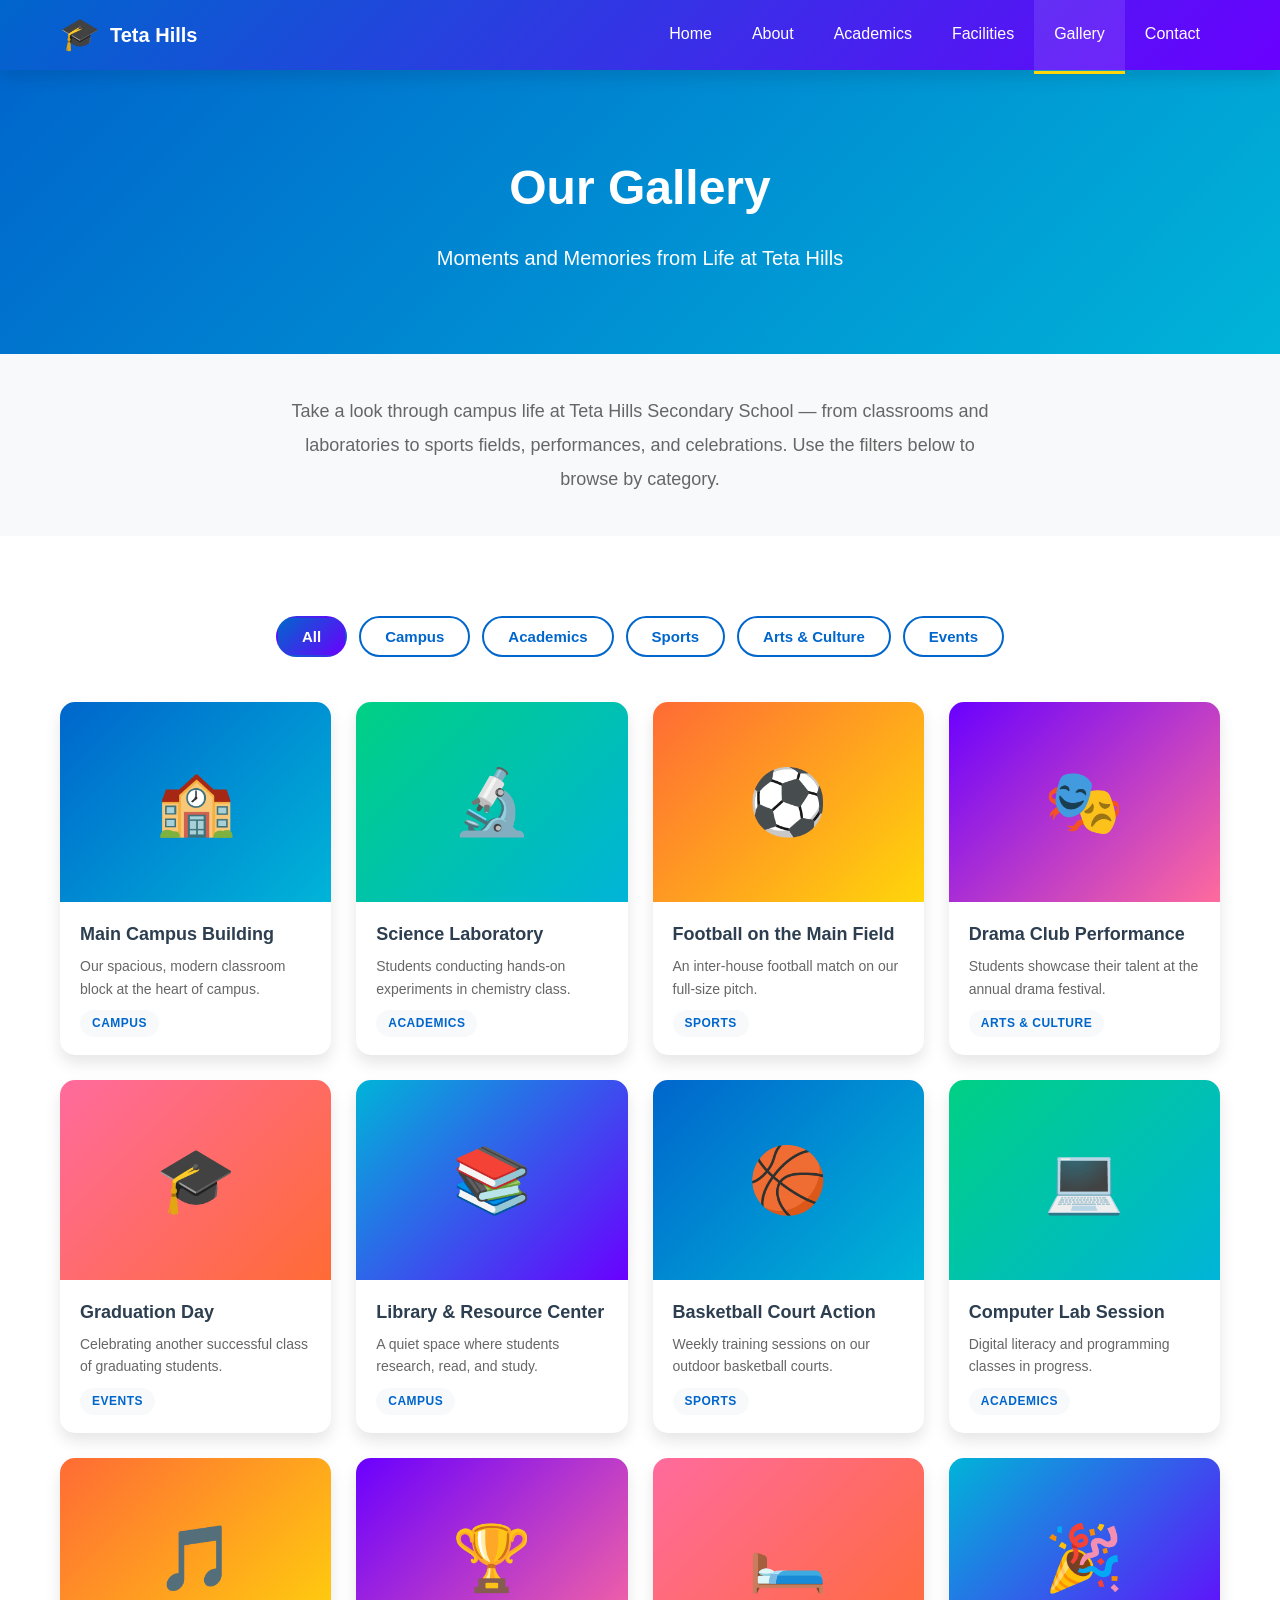
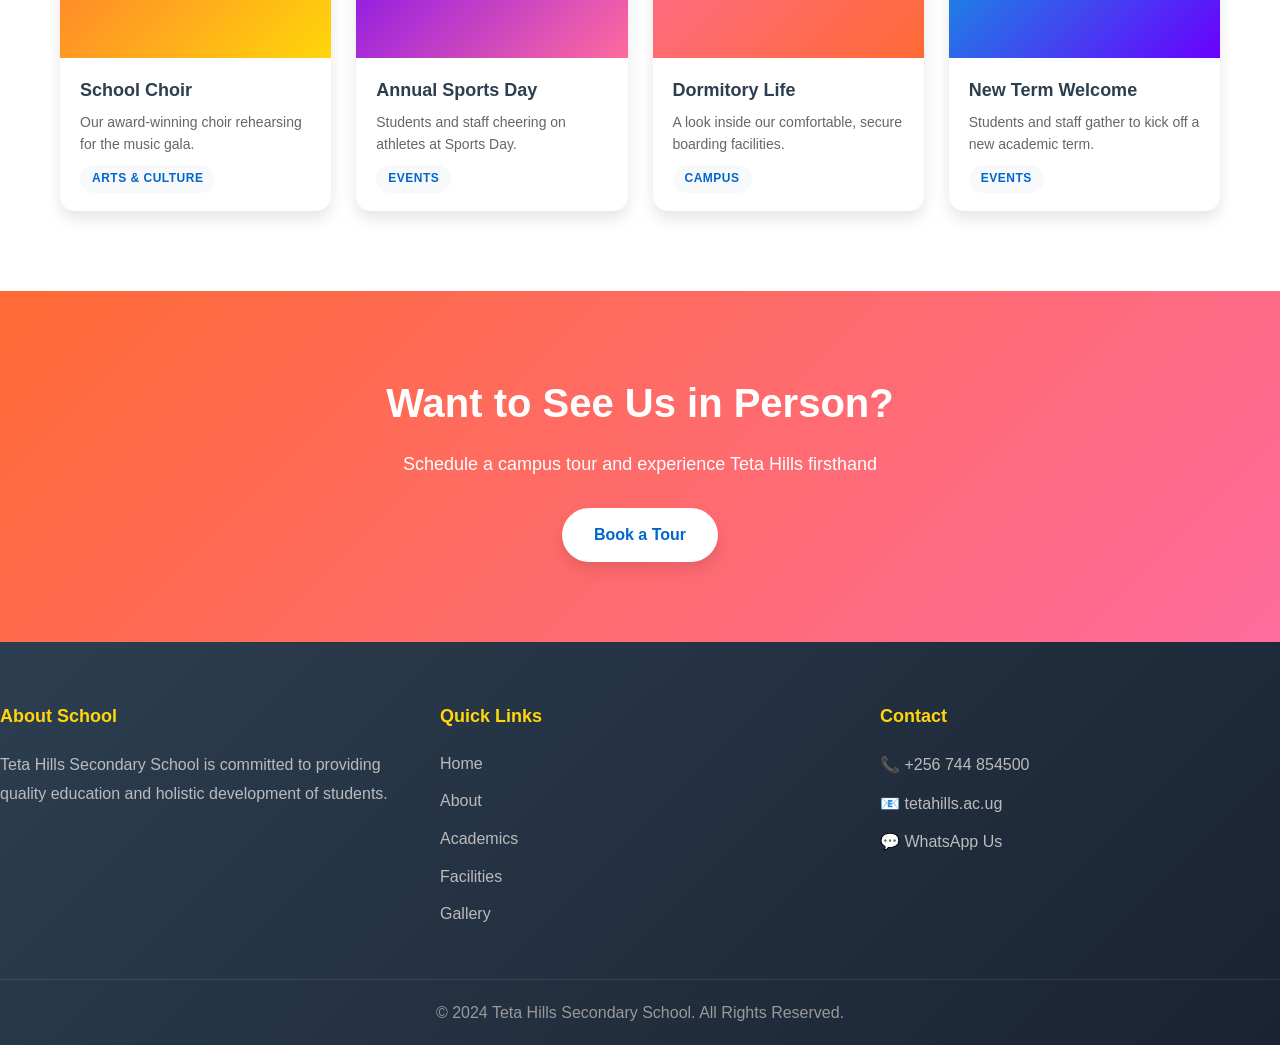
<file: gallery.html>
<!DOCTYPE html>
<html lang="en">
<head>
    <meta charset="UTF-8">
    <meta name="viewport" content="width=device-width, initial-scale=1.0">
    <title>Gallery - Teta Hills Secondary School</title>
    <link rel="stylesheet" href="styles.css">
</head>
<body>
    <!-- Navigation Bar -->
    <nav class="navbar">
        <div class="nav-container">
            <div class="logo">
                <span class="logo-icon">🎓</span>
                <span class="logo-text">Teta Hills</span>
            </div>
            <button class="hamburger" id="hamburger">
                <span></span>
                <span></span>
                <span></span>
            </button>
            <ul class="nav-menu" id="navMenu">
                <li><a href="index.html">Home</a></li>
                <li><a href="about.html">About</a></li>
                <li><a href="academics.html">Academics</a></li>
                <li><a href="facilities.html">Facilities</a></li>
                <li><a href="gallery.html" class="active">Gallery</a></li>
                <li><a href="contact.html">Contact</a></li>
            </ul>
        </div>
    </nav>

    <!-- Page Header -->
    <section class="page-header">
        <h1>Our Gallery</h1>
        <p>Moments and Memories from Life at Teta Hills</p>
    </section>

    <!-- Gallery Introduction -->
    <section class="facilities-intro">
        <div class="container">
            <p class="intro-text">Take a look through campus life at Teta Hills Secondary School — from classrooms and laboratories to sports fields, performances, and celebrations. Use the filters below to browse by category.</p>
        </div>
    </section>

    <!-- Gallery Grid -->
    <section class="gallery-main">
        <div class="container">
            <div class="gallery-filters">
                <button class="filter-btn active" data-filter="all">All</button>
                <button class="filter-btn" data-filter="campus">Campus</button>
                <button class="filter-btn" data-filter="academics">Academics</button>
                <button class="filter-btn" data-filter="sports">Sports</button>
                <button class="filter-btn" data-filter="arts">Arts & Culture</button>
                <button class="filter-btn" data-filter="events">Events</button>
            </div>

            <div class="gallery-grid">
                <div class="gallery-item" data-category="campus">
                    <div class="gallery-visual visual-1">🏫</div>
                    <div class="gallery-caption">
                        <h3>Main Campus Building</h3>
                        <p>Our spacious, modern classroom block at the heart of campus.</p>
                        <span class="gallery-tag">Campus</span>
                    </div>
                </div>

                <div class="gallery-item" data-category="academics">
                    <div class="gallery-visual visual-2">🔬</div>
                    <div class="gallery-caption">
                        <h3>Science Laboratory</h3>
                        <p>Students conducting hands-on experiments in chemistry class.</p>
                        <span class="gallery-tag">Academics</span>
                    </div>
                </div>

                <div class="gallery-item" data-category="sports">
                    <div class="gallery-visual visual-3">⚽</div>
                    <div class="gallery-caption">
                        <h3>Football on the Main Field</h3>
                        <p>An inter-house football match on our full-size pitch.</p>
                        <span class="gallery-tag">Sports</span>
                    </div>
                </div>

                <div class="gallery-item" data-category="arts">
                    <div class="gallery-visual visual-4">🎭</div>
                    <div class="gallery-caption">
                        <h3>Drama Club Performance</h3>
                        <p>Students showcase their talent at the annual drama festival.</p>
                        <span class="gallery-tag">Arts &amp; Culture</span>
                    </div>
                </div>

                <div class="gallery-item" data-category="events">
                    <div class="gallery-visual visual-5">🎓</div>
                    <div class="gallery-caption">
                        <h3>Graduation Day</h3>
                        <p>Celebrating another successful class of graduating students.</p>
                        <span class="gallery-tag">Events</span>
                    </div>
                </div>

                <div class="gallery-item" data-category="campus">
                    <div class="gallery-visual visual-6">📚</div>
                    <div class="gallery-caption">
                        <h3>Library & Resource Center</h3>
                        <p>A quiet space where students research, read, and study.</p>
                        <span class="gallery-tag">Campus</span>
                    </div>
                </div>

                <div class="gallery-item" data-category="sports">
                    <div class="gallery-visual visual-1">🏀</div>
                    <div class="gallery-caption">
                        <h3>Basketball Court Action</h3>
                        <p>Weekly training sessions on our outdoor basketball courts.</p>
                        <span class="gallery-tag">Sports</span>
                    </div>
                </div>

                <div class="gallery-item" data-category="academics">
                    <div class="gallery-visual visual-2">💻</div>
                    <div class="gallery-caption">
                        <h3>Computer Lab Session</h3>
                        <p>Digital literacy and programming classes in progress.</p>
                        <span class="gallery-tag">Academics</span>
                    </div>
                </div>

                <div class="gallery-item" data-category="arts">
                    <div class="gallery-visual visual-3">🎵</div>
                    <div class="gallery-caption">
                        <h3>School Choir</h3>
                        <p>Our award-winning choir rehearsing for the music gala.</p>
                        <span class="gallery-tag">Arts &amp; Culture</span>
                    </div>
                </div>

                <div class="gallery-item" data-category="events">
                    <div class="gallery-visual visual-4">🏆</div>
                    <div class="gallery-caption">
                        <h3>Annual Sports Day</h3>
                        <p>Students and staff cheering on athletes at Sports Day.</p>
                        <span class="gallery-tag">Events</span>
                    </div>
                </div>

                <div class="gallery-item" data-category="campus">
                    <div class="gallery-visual visual-5">🛏️</div>
                    <div class="gallery-caption">
                        <h3>Dormitory Life</h3>
                        <p>A look inside our comfortable, secure boarding facilities.</p>
                        <span class="gallery-tag">Campus</span>
                    </div>
                </div>

                <div class="gallery-item" data-category="events">
                    <div class="gallery-visual visual-6">🎉</div>
                    <div class="gallery-caption">
                        <h3>New Term Welcome</h3>
                        <p>Students and staff gather to kick off a new academic term.</p>
                        <span class="gallery-tag">Events</span>
                    </div>
                </div>
            </div>
        </div>
    </section>

    <!-- Call to Action -->
    <section class="cta">
        <div class="cta-content">
            <h2>Want to See Us in Person?</h2>
            <p>Schedule a campus tour and experience Teta Hills firsthand</p>
            <a href="contact.html" class="btn btn-light">Book a Tour</a>
        </div>
    </section>

    <!-- Footer -->
    <footer class="footer">
        <div class="footer-content">
            <div class="footer-section">
                <h4>About School</h4>
                <p>Teta Hills Secondary School is committed to providing quality education and holistic development of students.</p>
            </div>
            <div class="footer-section">
                <h4>Quick Links</h4>
                <ul>
                    <li><a href="index.html">Home</a></li>
                    <li><a href="about.html">About</a></li>
                    <li><a href="academics.html">Academics</a></li>
                    <li><a href="facilities.html">Facilities</a></li>
                    <li><a href="gallery.html">Gallery</a></li>
                </ul>
            </div>
            <div class="footer-section">
                <h4>Contact</h4>
                <p>📞 <a href="tel:+256744854500">+256 744 854500</a></p>
                <p>📧 <a href="mailto:tetahills.ac.ug">tetahills.ac.ug</a></p>
                <p>💬 <a href="https://wa.me/256744854500" target="_blank">WhatsApp Us</a></p>
            </div>
        </div>
        <div class="footer-bottom">
            <p>&copy; 2024 Teta Hills Secondary School. All Rights Reserved.</p>
        </div>
    </footer>

    <script src="script.js"></script>
</body>
</html>
</file>
<file: styles.css>
/* ===========================
   TETA HILLS SECONDARY SCHOOL
   Beautiful & Responsive CSS
   =========================== */

/* Root Variables - Bright Colors */
:root {
    --primary-blue: #0066cc;
    --bright-green: #00d084;
    --vibrant-orange: #ff6b35;
    --sunny-yellow: #ffd60a;
    --deep-purple: #6a00ff;
    --coral-pink: #ff6b9d;
    --sky-blue: #00b4d8;
    --light-gray: #f8f9fa;
    --dark-gray: #2c3e50;
    --white: #ffffff;
    --shadow: 0 8px 16px rgba(0, 0, 0, 0.1);
    --shadow-hover: 0 12px 24px rgba(0, 0, 0, 0.15);
}

/* ===========================
   GLOBAL STYLES
   =========================== */

* {
    margin: 0;
    padding: 0;
    box-sizing: border-box;
}

html {
    scroll-behavior: smooth;
}

body {
    font-family: 'Segoe UI', Tahoma, Geneva, Verdana, sans-serif;
    line-height: 1.6;
    color: var(--dark-gray);
    background-color: var(--white);
}

/* ===========================
   NAVIGATION BAR
   =========================== */

.navbar {
    background: linear-gradient(135deg, var(--primary-blue) 0%, var(--deep-purple) 100%);
    padding: 0;
    position: sticky;
    top: 0;
    z-index: 1000;
    box-shadow: var(--shadow);
}

.nav-container {
    max-width: 1200px;
    margin: 0 auto;
    padding: 0 20px;
    display: flex;
    justify-content: space-between;
    align-items: center;
    height: 70px;
}

.logo {
    display: flex;
    align-items: center;
    gap: 10px;
    color: var(--white);
    font-weight: bold;
    font-size: 24px;
    text-decoration: none;
}

.logo-icon {
    font-size: 32px;
}

.logo-text {
    font-size: 20px;
    font-weight: 700;
}

.nav-menu {
    display: flex;
    list-style: none;
    gap: 0;
}

.nav-menu li {
    margin: 0;
}

.nav-menu a {
    display: block;
    color: var(--white);
    text-decoration: none;
    padding: 25px 20px;
    transition: all 0.3s ease;
    font-weight: 500;
    border-bottom: 3px solid transparent;
}

.nav-menu a:hover,
.nav-menu a.active {
    background-color: rgba(255, 255, 255, 0.1);
    border-bottom-color: var(--sunny-yellow);
}

/* Hamburger Menu */
.hamburger {
    display: none;
    flex-direction: column;
    background: none;
    border: none;
    cursor: pointer;
    gap: 6px;
}

.hamburger span {
    width: 25px;
    height: 3px;
    background-color: var(--white);
    border-radius: 2px;
    transition: all 0.3s ease;
}

/* ===========================
   MOBILE MENU
   =========================== */

@media (max-width: 768px) {
    .hamburger {
        display: flex;
    }

    .nav-menu {
        position: absolute;
        top: 70px;
        left: 0;
        right: 0;
        flex-direction: column;
        background: linear-gradient(135deg, var(--primary-blue) 0%, var(--deep-purple) 100%);
        gap: 0;
        max-height: 0;
        overflow: hidden;
        transition: max-height 0.3s ease;
    }

    .nav-menu.active {
        max-height: 400px;
    }

    .nav-menu a {
        padding: 15px 20px;
        border-bottom: 1px solid rgba(255, 255, 255, 0.1);
    }

    .hamburger.active span:nth-child(1) {
        transform: rotate(45deg) translate(10px, 10px);
    }

    .hamburger.active span:nth-child(2) {
        opacity: 0;
    }

    .hamburger.active span:nth-child(3) {
        transform: rotate(-45deg) translate(7px, -7px);
    }
}

/* ===========================
   CONTAINER & SPACING
   =========================== */

.container {
    max-width: 1200px;
    margin: 0 auto;
    padding: 0 20px;
}

/* ===========================
   HERO SECTION
   =========================== */

.hero {
    position: relative;
    height: 600px;
    display: flex;
    align-items: center;
    justify-content: center;
    overflow: hidden;
}

.hero-background {
    position: absolute;
    top: 0;
    left: 0;
    right: 0;
    bottom: 0;
    background: linear-gradient(135deg, #0066cc 0%, #6a00ff 50%, #ff6b35 100%);
    animation: gradientShift 8s ease infinite;
    z-index: -1;
}

@keyframes gradientShift {
    0%, 100% {
        background: linear-gradient(135deg, #0066cc 0%, #6a00ff 50%, #ff6b35 100%);
    }
    50% {
        background: linear-gradient(135deg, #6a00ff 0%, #ff6b35 50%, #00b4d8 100%);
    }
}

.hero-content {
    text-align: center;
    color: var(--white);
    z-index: 1;
    animation: fadeInUp 1s ease;
}

@keyframes fadeInUp {
    from {
        opacity: 0;
        transform: translateY(30px);
    }
    to {
        opacity: 1;
        transform: translateY(0);
    }
}

.hero-title {
    font-size: 48px;
    font-weight: 800;
    margin-bottom: 15px;
    text-shadow: 2px 2px 4px rgba(0, 0, 0, 0.2);
}

.hero-subtitle {
    font-size: 24px;
    margin-bottom: 40px;
    font-weight: 300;
    text-shadow: 1px 1px 2px rgba(0, 0, 0, 0.2);
}

.hero-buttons {
    display: flex;
    gap: 20px;
    justify-content: center;
    flex-wrap: wrap;
}

/* ===========================
   BUTTONS
   =========================== */

.btn {
    display: inline-block;
    padding: 14px 32px;
    border-radius: 50px;
    text-decoration: none;
    font-weight: 600;
    transition: all 0.3s ease;
    cursor: pointer;
    border: none;
    font-size: 16px;
}

.btn-primary {
    background: linear-gradient(135deg, var(--bright-green) 0%, var(--vibrant-orange) 100%);
    color: var(--white);
    box-shadow: var(--shadow);
}

.btn-primary:hover {
    transform: translateY(-2px);
    box-shadow: var(--shadow-hover);
}

.btn-secondary {
    background: var(--white);
    color: var(--primary-blue);
    box-shadow: var(--shadow);
    border: 2px solid var(--white);
}

.btn-secondary:hover {
    transform: translateY(-2px);
    box-shadow: var(--shadow-hover);
    background: var(--light-gray);
}

.btn-light {
    background: var(--white);
    color: var(--primary-blue);
    box-shadow: var(--shadow);
}

.btn-light:hover {
    transform: translateY(-2px);
    box-shadow: var(--shadow-hover);
}

/* ===========================
   SECTION STYLING
   =========================== */

section {
    padding: 80px 0;
}

@media (max-width: 768px) {
    section {
        padding: 50px 0;
    }
}

.section-title {
    font-size: 40px;
    font-weight: 800;
    text-align: center;
    margin-bottom: 50px;
    color: var(--dark-gray);
    position: relative;
    display: inline-block;
    width: 100%;
}

.section-title::after {
    content: '';
    position: absolute;
    bottom: -15px;
    left: 50%;
    transform: translateX(-50%);
    width: 60px;
    height: 4px;
    background: linear-gradient(90deg, var(--vibrant-orange), var(--bright-green));
    border-radius: 2px;
}

.section-intro {
    text-align: center;
    font-size: 18px;
    color: #666;
    margin-bottom: 40px;
}

/* ===========================
   FEATURES SECTION
   =========================== */

.features {
    background: var(--light-gray);
}

.features-grid {
    display: grid;
    grid-template-columns: repeat(auto-fit, minmax(300px, 1fr));
    gap: 30px;
}

.feature-card {
    background: var(--white);
    padding: 40px 30px;
    border-radius: 15px;
    text-align: center;
    box-shadow: var(--shadow);
    transition: all 0.3s ease;
}

.feature-card:hover {
    transform: translateY(-10px);
    box-shadow: var(--shadow-hover);
}

.feature-icon {
    font-size: 48px;
    margin-bottom: 20px;
    display: inline-block;
}

.feature-card h3 {
    font-size: 24px;
    color: var(--primary-blue);
    margin-bottom: 15px;
}

.feature-card p {
    color: #666;
    line-height: 1.8;
}

/* ===========================
   STATS SECTION
   =========================== */

.stats {
    background: linear-gradient(135deg, var(--primary-blue) 0%, var(--deep-purple) 100%);
    color: var(--white);
}

.stats .container {
    display: grid;
    grid-template-columns: repeat(auto-fit, minmax(200px, 1fr));
    gap: 40px;
    text-align: center;
}

.stat-item {
    padding: 30px;
}

.stat-number {
    font-size: 48px;
    font-weight: 800;
    margin-bottom: 10px;
}

.stat-label {
    font-size: 18px;
    font-weight: 500;
}

/* ===========================
   NEWS SECTION
   =========================== */

.news {
    background: var(--light-gray);
}

.news-grid {
    display: grid;
    grid-template-columns: repeat(auto-fit, minmax(280px, 1fr));
    gap: 30px;
}

.news-card {
    background: var(--white);
    padding: 30px;
    border-radius: 15px;
    box-shadow: var(--shadow);
    transition: all 0.3s ease;
    border-left: 5px solid var(--vibrant-orange);
}

.news-card:hover {
    transform: translateY(-5px);
    box-shadow: var(--shadow-hover);
}

.news-date {
    color: var(--vibrant-orange);
    font-weight: 600;
    font-size: 14px;
    margin-bottom: 10px;
}

.news-card h3 {
    font-size: 20px;
    color: var(--dark-gray);
    margin-bottom: 15px;
}

.news-card p {
    color: #666;
    margin-bottom: 15px;
    line-height: 1.8;
}

.read-more {
    color: var(--primary-blue);
    text-decoration: none;
    font-weight: 600;
    display: inline-block;
    transition: all 0.3s ease;
}

.read-more:hover {
    transform: translateX(5px);
}

/* ===========================
   CTA SECTION
   =========================== */

.cta {
    background: linear-gradient(135deg, var(--vibrant-orange) 0%, var(--coral-pink) 100%);
    color: var(--white);
    padding: 80px 20px;
}

.cta-content {
    text-align: center;
    max-width: 600px;
    margin: 0 auto;
}

.cta-content h2 {
    font-size: 40px;
    margin-bottom: 15px;
    font-weight: 800;
}

.cta-content p {
    font-size: 18px;
    margin-bottom: 30px;
}

/* ===========================
   PAGE HEADER
   =========================== */

.page-header {
    background: linear-gradient(135deg, var(--primary-blue) 0%, var(--sky-blue) 100%);
    color: var(--white);
    padding: 80px 20px;
    text-align: center;
}

.page-header h1 {
    font-size: 48px;
    margin-bottom: 15px;
    font-weight: 800;
}

.page-header p {
    font-size: 20px;
    font-weight: 300;
}

/* ===========================
   ABOUT SECTION
   =========================== */

.about-intro {
    max-width: 800px;
    margin: 0 auto;
}

.about-intro h2 {
    color: var(--primary-blue);
    margin-bottom: 30px;
}

.about-intro p {
    font-size: 18px;
    color: #666;
    line-height: 1.9;
    margin-bottom: 20px;
    text-align: justify;
}

/* ===========================
   MVV SECTION (Mission, Vision, Values)
   =========================== */

.mvv-section {
    background: var(--light-gray);
}

.mvv-grid {
    display: grid;
    grid-template-columns: repeat(auto-fit, minmax(280px, 1fr));
    gap: 30px;
}

.mvv-card {
    background: var(--white);
    padding: 40px 30px;
    border-radius: 15px;
    text-align: center;
    box-shadow: var(--shadow);
    transition: all 0.3s ease;
}

.mvv-card:hover {
    transform: translateY(-10px);
    box-shadow: var(--shadow-hover);
}

.mvv-icon {
    font-size: 48px;
    margin-bottom: 20px;
    display: inline-block;
}

.mvv-card h3 {
    font-size: 24px;
    color: var(--primary-blue);
    margin-bottom: 15px;
}

.mvv-card p {
    color: #666;
    line-height: 1.8;
}

/* ===========================
   LEADERSHIP SECTION
   =========================== */

.leadership {
    background: var(--white);
}

.team-grid {
    display: grid;
    grid-template-columns: repeat(auto-fit, minmax(280px, 1fr));
    gap: 30px;
}

.team-member {
    background: var(--light-gray);
    padding: 40px 30px;
    border-radius: 15px;
    text-align: center;
    box-shadow: var(--shadow);
    transition: all 0.3s ease;
}

.team-member:hover {
    transform: translateY(-10px);
    box-shadow: var(--shadow-hover);
}

.member-avatar {
    font-size: 64px;
    margin-bottom: 20px;
}

.team-member h3 {
    font-size: 22px;
    color: var(--primary-blue);
    margin-bottom: 5px;
}

.role {
    color: var(--vibrant-orange);
    font-weight: 600;
    margin-bottom: 15px;
}

.bio {
    color: #666;
    line-height: 1.8;
}

/* ===========================
   ACHIEVEMENTS SECTION
   =========================== */

.achievements {
    background: var(--light-gray);
}

.achievements-list {
    display: grid;
    gap: 25px;
}

.achievement-item {
    display: flex;
    gap: 20px;
    background: var(--white);
    padding: 30px;
    border-radius: 15px;
    box-shadow: var(--shadow);
    transition: all 0.3s ease;
}

.achievement-item:hover {
    transform: translateX(10px);
    box-shadow: var(--shadow-hover);
}

.achievement-icon {
    font-size: 36px;
    flex-shrink: 0;
}

.achievement-content h3 {
    font-size: 20px;
    color: var(--primary-blue);
    margin-bottom: 10px;
}

.achievement-content p {
    color: #666;
    line-height: 1.8;
}

/* ===========================
   TIMELINE SECTION
   =========================== */

.timeline {
    background: var(--white);
}

.timeline-content {
    display: grid;
    gap: 50px;
    position: relative;
}

.timeline-item {
    padding: 30px;
    background: var(--light-gray);
    border-radius: 15px;
    border-left: 5px solid var(--primary-blue);
    transition: all 0.3s ease;
}

.timeline-item:hover {
    transform: translateX(10px);
    box-shadow: var(--shadow);
}

.timeline-year {
    display: inline-block;
    background: linear-gradient(135deg, var(--primary-blue), var(--deep-purple));
    color: var(--white);
    padding: 8px 16px;
    border-radius: 20px;
    font-weight: 700;
    margin-bottom: 10px;
}

.timeline-item h3 {
    font-size: 22px;
    color: var(--dark-gray);
    margin-bottom: 10px;
}

.timeline-item p {
    color: #666;
    line-height: 1.8;
}

/* ===========================
   CURRICULUM SECTION
   =========================== */

.curriculum {
    background: var(--light-gray);
}

.curriculum-grid {
    display: grid;
    grid-template-columns: repeat(auto-fit, minmax(300px, 1fr));
    gap: 30px;
}

.curriculum-card {
    background: var(--white);
    padding: 40px 30px;
    border-radius: 15px;
    box-shadow: var(--shadow);
    transition: all 0.3s ease;
}

.curriculum-card:hover {
    transform: translateY(-10px);
    box-shadow: var(--shadow-hover);
}

.curriculum-icon {
    font-size: 48px;
    margin-bottom: 20px;
}

.curriculum-card h3 {
    font-size: 24px;
    color: var(--primary-blue);
    margin-bottom: 15px;
}

.curriculum-card p {
    color: #666;
    margin-bottom: 20px;
    line-height: 1.8;
}

.subjects-list {
    list-style: none;
    display: grid;
    gap: 12px;
}

.subjects-list li {
    color: #666;
    font-weight: 500;
}

/* ===========================
   TEACHING METHODS SECTION
   =========================== */

.teaching-methods {
    background: var(--white);
}

.methods-grid {
    display: grid;
    grid-template-columns: repeat(auto-fit, minmax(300px, 1fr));
    gap: 30px;
}

.method-card {
    background: linear-gradient(135deg, var(--light-gray) 0%, #f0f0f0 100%);
    padding: 40px 30px;
    border-radius: 15px;
    box-shadow: var(--shadow);
    transition: all 0.3s ease;
    position: relative;
}

.method-card:hover {
    transform: translateY(-10px);
    box-shadow: var(--shadow-hover);
}

.method-number {
    position: absolute;
    top: 15px;
    right: 25px;
    font-size: 36px;
    font-weight: 800;
    color: rgba(0, 102, 204, 0.1);
}

.method-card h3 {
    font-size: 22px;
    color: var(--primary-blue);
    margin-bottom: 15px;
}

.method-card p {
    color: #666;
    line-height: 1.8;
}

/* ===========================
   DEPARTMENTS SECTION
   =========================== */

.departments {
    background: var(--light-gray);
}

.departments-grid {
    display: grid;
    grid-template-columns: repeat(auto-fit, minmax(280px, 1fr));
    gap: 30px;
}

.dept-card {
    background: var(--white);
    padding: 40px 30px;
    border-radius: 15px;
    text-align: center;
    box-shadow: var(--shadow);
    transition: all 0.3s ease;
}

.dept-card:hover {
    transform: translateY(-10px);
    box-shadow: var(--shadow-hover);
}

.dept-icon {
    font-size: 48px;
    margin-bottom: 20px;
    display: inline-block;
}

.dept-card h3 {
    font-size: 20px;
    color: var(--primary-blue);
    margin-bottom: 15px;
}

.dept-card p {
    color: #666;
    line-height: 1.8;
}

/* ===========================
   PERFORMANCE SECTION
   =========================== */

.performance {
    background: linear-gradient(135deg, var(--sky-blue) 0%, var(--bright-green) 100%);
    color: var(--white);
}

.performance-stats {
    display: grid;
    grid-template-columns: repeat(auto-fit, minmax(200px, 1fr));
    gap: 30px;
    text-align: center;
}

.performance-item {
    padding: 30px;
    background: rgba(255, 255, 255, 0.1);
    border-radius: 15px;
    backdrop-filter: blur(10px);
}

.perf-number {
    font-size: 40px;
    font-weight: 800;
    margin-bottom: 10px;
}

/* ===========================
   EXTRACURRICULAR SECTION
   =========================== */

.extracurricular {
    background: var(--white);
}

.activity-grid {
    display: grid;
    grid-template-columns: repeat(auto-fit, minmax(250px, 1fr));
    gap: 25px;
}

.activity-card {
    background: var(--light-gray);
    padding: 30px;
    border-radius: 15px;
    text-align: center;
    transition: all 0.3s ease;
    box-shadow: var(--shadow);
}

.activity-card:hover {
    transform: translateY(-10px);
    box-shadow: var(--shadow-hover);
    background: linear-gradient(135deg, var(--light-gray) 0%, #e8f4f8 100%);
}

.activity-icon {
    font-size: 40px;
    margin-bottom: 15px;
    display: inline-block;
}

.activity-card h3 {
    font-size: 20px;
    color: var(--primary-blue);
    margin-bottom: 10px;
}

.activity-card p {
    color: #666;
}

/* ===========================
   FACILITIES SECTION
   =========================== */

.facilities-intro {
    background: var(--light-gray);
    padding: 40px 0;
}

.intro-text {
    text-align: center;
    font-size: 18px;
    color: #666;
    max-width: 700px;
    margin: 0 auto;
    line-height: 1.9;
}

.facilities-grid {
    display: grid;
    grid-template-columns: repeat(auto-fit, minmax(300px, 1fr));
    gap: 30px;
}

.facility-card {
    background: var(--white);
    padding: 40px 30px;
    border-radius: 15px;
    box-shadow: var(--shadow);
    transition: all 0.3s ease;
}

.facility-card:hover {
    transform: translateY(-10px);
    box-shadow: var(--shadow-hover);
}

.facility-icon {
    font-size: 48px;
    margin-bottom: 20px;
    display: inline-block;
}

.facility-card h3 {
    font-size: 22px;
    color: var(--primary-blue);
    margin-bottom: 15px;
}

.facility-card p {
    color: #666;
    margin-bottom: 20px;
    line-height: 1.8;
}

.facility-features {
    list-style: none;
    display: grid;
    gap: 12px;
}

.facility-features li {
    color: var(--vibrant-orange);
    font-weight: 600;
}

/* ===========================
   AMENITIES SECTION
   =========================== */

.amenities {
    background: var(--light-gray);
}

.amenities-grid {
    display: grid;
    grid-template-columns: repeat(auto-fit, minmax(250px, 1fr));
    gap: 25px;
}

.amenity-item {
    background: var(--white);
    padding: 30px;
    border-radius: 15px;
    text-align: center;
    box-shadow: var(--shadow);
    transition: all 0.3s ease;
}

.amenity-item:hover {
    transform: translateY(-10px);
    box-shadow: var(--shadow-hover);
}

.amenity-icon {
    font-size: 44px;
    margin-bottom: 15px;
    display: inline-block;
}

.amenity-item h3 {
    font-size: 20px;
    color: var(--primary-blue);
    margin-bottom: 10px;
}

.amenity-item p {
    color: #666;
    line-height: 1.8;
}

/* ===========================
   ACCESSIBILITY SECTION
   =========================== */

.accessibility {
    background: var(--white);
}

.accessibility-grid {
    display: grid;
    grid-template-columns: repeat(auto-fit, minmax(280px, 1fr));
    gap: 30px;
}

.access-card {
    background: var(--light-gray);
    padding: 40px 30px;
    border-radius: 15px;
    text-align: center;
    box-shadow: var(--shadow);
    transition: all 0.3s ease;
}

.access-card:hover {
    transform: translateY(-10px);
    box-shadow: var(--shadow-hover);
}

.access-icon {
    font-size: 48px;
    margin-bottom: 20px;
}

.access-card h3 {
    font-size: 22px;
    color: var(--primary-blue);
    margin-bottom: 15px;
}

.access-card p {
    color: #666;
    line-height: 1.8;
}

/* ===========================
   TECHNOLOGY SECTION
   =========================== */

.technology {
    background: var(--light-gray);
}

.tech-features {
    display: grid;
    gap: 30px;
}

.tech-item {
    background: var(--white);
    padding: 30px;
    border-radius: 15px;
    box-shadow: var(--shadow);
    transition: all 0.3s ease;
    border-left: 5px solid var(--primary-blue);
}

.tech-item:hover {
    transform: translateX(10px);
    box-shadow: var(--shadow-hover);
}

.tech-item h3 {
    font-size: 20px;
    color: var(--primary-blue);
    margin-bottom: 10px;
}

.tech-item p {
    color: #666;
    line-height: 1.8;
}

/* ===========================
   CONTACT SECTION
   =========================== */

.contact-info {
    background: var(--light-gray);
}

.contact-cards {
    display: grid;
    grid-template-columns: repeat(auto-fit, minmax(250px, 1fr));
    gap: 30px;
}

.contact-card {
    background: var(--white);
    padding: 40px 30px;
    border-radius: 15px;
    text-align: center;
    box-shadow: var(--shadow);
    transition: all 0.3s ease;
}

.contact-card:hover {
    transform: translateY(-10px);
    box-shadow: var(--shadow-hover);
}

.contact-icon {
    font-size: 44px;
    margin-bottom: 20px;
    display: inline-block;
}

.contact-card h3 {
    font-size: 22px;
    color: var(--primary-blue);
    margin-bottom: 15px;
}

.contact-card p {
    color: #666;
    line-height: 1.8;
}

.contact-link {
    color: var(--vibrant-orange);
    text-decoration: none;
    font-weight: 600;
    transition: all 0.3s ease;
}

.contact-link:hover {
    color: var(--primary-blue);
    text-decoration: underline;
}

.contact-note {
    font-size: 14px;
    color: #999;
    margin-top: 10px;
}

/* ===========================
   QUICK CONTACT SECTION
   =========================== */

.quick-contact {
    background: var(--white);
}

.quick-contact-grid {
    display: grid;
    grid-template-columns: repeat(auto-fit, minmax(200px, 1fr));
    gap: 20px;
}

.quick-btn {
    display: flex;
    flex-direction: column;
    align-items: center;
    justify-content: center;
    padding: 30px 20px;
    border-radius: 15px;
    text-decoration: none;
    transition: all 0.3s ease;
    box-shadow: var(--shadow);
    gap: 10px;
}

.call-btn {
    background: linear-gradient(135deg, var(--primary-blue) 0%, var(--sky-blue) 100%);
    color: var(--white);
}

.whatsapp-btn {
    background: linear-gradient(135deg, var(--bright-green) 0%, #00b88b 100%);
    color: var(--white);
}

.email-btn {
    background: linear-gradient(135deg, var(--vibrant-orange) 0%, var(--coral-pink) 100%);
    color: var(--white);
}

.form-btn {
    background: linear-gradient(135deg, var(--deep-purple) 0%, #8a2be2 100%);
    color: var(--white);
}

.quick-btn:hover {
    transform: translateY(-5px);
    box-shadow: var(--shadow-hover);
}

.btn-icon {
    font-size: 32px;
}

.btn-text {
    font-weight: 600;
    font-size: 16px;
}

/* ===========================
   CONTACT FORM SECTION
   =========================== */

.contact-form-section {
    background: var(--light-gray);
}

.contact-form {
    max-width: 600px;
    margin: 0 auto;
    background: var(--white);
    padding: 40px;
    border-radius: 15px;
    box-shadow: var(--shadow);
}

.form-group {
    margin-bottom: 25px;
}

.form-group label {
    display: block;
    margin-bottom: 8px;
    font-weight: 600;
    color: var(--dark-gray);
}

.form-group input,
.form-group select,
.form-group textarea {
    width: 100%;
    padding: 12px 15px;
    border: 2px solid #ddd;
    border-radius: 8px;
    font-family: inherit;
    font-size: 16px;
    transition: all 0.3s ease;
}

.form-group input:focus,
.form-group select:focus,
.form-group textarea:focus {
    outline: none;
    border-color: var(--primary-blue);
    box-shadow: 0 0 0 3px rgba(0, 102, 204, 0.1);
}

.form-submit {
    width: 100%;
    padding: 14px;
    font-size: 16px;
}

.form-message {
    margin-top: 20px;
    padding: 15px;
    border-radius: 8px;
    text-align: center;
    display: none;
}

.form-message.success {
    display: block;
    background: #d4edda;
    color: #155724;
    border: 1px solid #c3e6cb;
}

.form-message.error {
    display: block;
    background: #f8d7da;
    color: #721c24;
    border: 1px solid #f5c6cb;
}

/* ===========================
   DEPARTMENT CONTACTS
   =========================== */

.department-contacts {
    background: var(--white);
}

.dept-contacts-grid {
    display: grid;
    grid-template-columns: repeat(auto-fit, minmax(280px, 1fr));
    gap: 30px;
}

.dept-contact-card {
    background: var(--light-gray);
    padding: 30px;
    border-radius: 15px;
    box-shadow: var(--shadow);
    transition: all 0.3s ease;
}

.dept-contact-card:hover {
    transform: translateY(-10px);
    box-shadow: var(--shadow-hover);
}

.dept-contact-card h3 {
    color: var(--primary-blue);
    margin-bottom: 15px;
}

.dept-contact-card p {
    color: #666;
    margin-bottom: 8px;
}

.hours {
    font-size: 14px;
    color: #999;
    font-style: italic;
    margin-top: 10px;
}

/* ===========================
   FAQ SECTION
   =========================== */

.faq {
    background: var(--light-gray);
}

.faq-grid {
    display: grid;
    grid-template-columns: repeat(auto-fit, minmax(280px, 1fr));
    gap: 25px;
}

.faq-item {
    background: var(--white);
    padding: 30px;
    border-radius: 15px;
    box-shadow: var(--shadow);
    transition: all 0.3s ease;
}

.faq-item:hover {
    transform: translateY(-5px);
    box-shadow: var(--shadow-hover);
}

.faq-item h3 {
    color: var(--primary-blue);
    margin-bottom: 15px;
}

.faq-item p {
    color: #666;
    line-height: 1.8;
}

/* ===========================
   CONTACT HOURS
   =========================== */

.contact-hours {
    background: var(--white);
}

.hours-grid {
    display: grid;
    grid-template-columns: repeat(auto-fit, minmax(200px, 1fr));
    gap: 25px;
}

.hours-item {
    background: linear-gradient(135deg, var(--light-gray) 0%, #f0f0f0 100%);
    padding: 30px;
    border-radius: 15px;
    text-align: center;
    box-shadow: var(--shadow);
}

.hours-item h3 {
    color: var(--primary-blue);
    margin-bottom: 10px;
}

.time {
    font-size: 24px;
    font-weight: 800;
    color: var(--vibrant-orange);
    margin: 10px 0;
}

.hours-item .note {
    font-size: 14px;
    color: #999;
}

/* ===========================
   FOOTER
   =========================== */

.footer {
    background: linear-gradient(135deg, var(--dark-gray) 0%, #1a2332 100%);
    color: var(--white);
    padding: 60px 0 20px;
}

.footer-content {
    display: grid;
    grid-template-columns: repeat(auto-fit, minmax(250px, 1fr));
    gap: 40px;
    margin-bottom: 40px;
}

.footer-section h4 {
    font-size: 18px;
    margin-bottom: 20px;
    color: var(--sunny-yellow);
}

.footer-section p {
    color: #bbb;
    line-height: 1.8;
    margin-bottom: 10px;
}

.footer-section ul {
    list-style: none;
}

.footer-section ul li {
    margin-bottom: 12px;
}

.footer-section a {
    color: #bbb;
    text-decoration: none;
    transition: all 0.3s ease;
}

.footer-section a:hover {
    color: var(--sunny-yellow);
    padding-left: 5px;
}

.footer-bottom {
    text-align: center;
    padding-top: 20px;
    border-top: 1px solid rgba(255, 255, 255, 0.1);
    color: #999;
}

/* ===========================
   MOBILE RESPONSIVENESS
   =========================== */

@media (max-width: 768px) {
    .hero-title {
        font-size: 32px;
    }

    .hero-subtitle {
        font-size: 18px;
    }

    .section-title {
        font-size: 32px;
    }

    .feature-card,
    .curriculum-card,
    .mvv-card,
    .team-member {
        padding: 30px 20px;
    }

    .hero {
        height: 400px;
    }

    .stat-number {
        font-size: 36px;
    }

    .cta-content h2 {
        font-size: 28px;
    }

    .page-header h1 {
        font-size: 32px;
    }

    .contact-form {
        padding: 25px;
    }

    .quick-contact-grid {
        grid-template-columns: repeat(2, 1fr);
    }

    .achievement-item {
        flex-direction: column;
        text-align: center;
    }

    .achievement-icon {
        font-size: 28px;
    }
}

@media (max-width: 480px) {
    .hero-title {
        font-size: 24px;
    }

    .hero-subtitle {
        font-size: 16px;
    }

    .hero-buttons {
        flex-direction: column;
    }

    .btn {
        width: 100%;
        text-align: center;
    }

    .section-title {
        font-size: 26px;
        margin-bottom: 35px;
    }

    .section-title::after {
        bottom: -10px;
    }

    .features-grid,
    .news-grid,
    .mvv-grid,
    .team-grid,
    .departments-grid {
        grid-template-columns: 1fr;
    }

    .stats .container {
        grid-template-columns: repeat(2, 1fr);
        gap: 20px;
    }

    .stat-number {
        font-size: 28px;
    }

    .page-header h1 {
        font-size: 24px;
    }

    .page-header p {
        font-size: 16px;
    }

    .quick-contact-grid {
        grid-template-columns: 1fr;
    }

    .quick-btn {
        padding: 25px 15px;
    }

    .nav-menu a {
        padding: 12px 20px;
    }

    .cta {
        padding: 50px 20px;
    }

    .cta-content h2 {
        font-size: 24px;
    }

    .contact-form {
        padding: 20px;
    }

    .footer-content {
        gap: 30px;
    }

    .method-card,
    .facility-card {
        padding: 30px 20px;
    }
}

/* ===========================
   ANIMATIONS
   =========================== */

@keyframes slideIn {
    from {
        opacity: 0;
        transform: translateX(-30px);
    }
    to {
        opacity: 1;
        transform: translateX(0);
    }
}

@keyframes fadeIn {
    from {
        opacity: 0;
    }
    to {
        opacity: 1;
    }
}

@keyframes pulse {
    0%, 100% {
        opacity: 1;
    }
    50% {
        opacity: 0.7;
    }
}

/* ===========================
   SCROLL REVEAL
   =========================== */

.reveal {
    opacity: 0;
    transform: translateY(30px);
    transition: opacity 0.6s ease, transform 0.6s ease;
}

.reveal-active {
    opacity: 1;
    transform: translateY(0);
}

/* Sticky navbar gains a stronger shadow once the page is scrolled */
.navbar.scrolled {
    box-shadow: var(--shadow-hover);
}

/* ===========================
   BACK TO TOP BUTTON
   =========================== */

#backToTop {
    position: fixed;
    right: 25px;
    bottom: 25px;
    width: 48px;
    height: 48px;
    border-radius: 50%;
    border: none;
    background: linear-gradient(135deg, var(--primary-blue) 0%, var(--deep-purple) 100%);
    color: var(--white);
    font-size: 22px;
    line-height: 1;
    cursor: pointer;
    box-shadow: var(--shadow);
    opacity: 0;
    visibility: hidden;
    transform: translateY(15px);
    transition: all 0.3s ease;
    z-index: 999;
}

#backToTop.show {
    opacity: 1;
    visibility: visible;
    transform: translateY(0);
}

#backToTop:hover {
    box-shadow: var(--shadow-hover);
    transform: translateY(-4px);
}

/* ===========================
   GALLERY PAGE
   =========================== */

.gallery-filters {
    display: flex;
    flex-wrap: wrap;
    justify-content: center;
    gap: 12px;
    margin-bottom: 45px;
}

.filter-btn {
    padding: 10px 24px;
    border-radius: 50px;
    border: 2px solid var(--primary-blue);
    background: var(--white);
    color: var(--primary-blue);
    font-weight: 600;
    font-size: 15px;
    cursor: pointer;
    transition: all 0.3s ease;
}

.filter-btn:hover {
    transform: translateY(-2px);
    box-shadow: var(--shadow);
}

.filter-btn.active {
    background: linear-gradient(135deg, var(--primary-blue) 0%, var(--deep-purple) 100%);
    color: var(--white);
    border-color: transparent;
}

.gallery-grid {
    display: grid;
    grid-template-columns: repeat(auto-fit, minmax(260px, 1fr));
    gap: 25px;
}

.gallery-item {
    border-radius: 15px;
    overflow: hidden;
    background: var(--white);
    box-shadow: var(--shadow);
    cursor: pointer;
    transition: all 0.3s ease;
}

.gallery-item:hover {
    transform: translateY(-8px);
    box-shadow: var(--shadow-hover);
}

.gallery-visual {
    height: 200px;
    display: flex;
    align-items: center;
    justify-content: center;
    font-size: 64px;
    position: relative;
}

.gallery-item:hover .gallery-visual::after {
    opacity: 1;
}

.gallery-visual::after {
    content: '🔍 View';
    position: absolute;
    inset: 0;
    display: flex;
    align-items: center;
    justify-content: center;
    background: rgba(0, 0, 0, 0.35);
    color: var(--white);
    font-size: 16px;
    font-weight: 600;
    opacity: 0;
    transition: opacity 0.3s ease;
}

.gallery-caption {
    padding: 18px 20px;
}

.gallery-caption h3 {
    font-size: 18px;
    color: var(--dark-gray);
    margin-bottom: 6px;
}

.gallery-caption p {
    font-size: 14px;
    color: #666;
}

.gallery-tag {
    display: inline-block;
    margin-top: 10px;
    padding: 4px 12px;
    border-radius: 50px;
    background: var(--light-gray);
    color: var(--primary-blue);
    font-size: 12px;
    font-weight: 700;
    text-transform: uppercase;
    letter-spacing: 0.5px;
}

/* Gallery visual color themes (placeholder art tiles) */
.visual-1 { background: linear-gradient(135deg, var(--primary-blue), var(--sky-blue)); }
.visual-2 { background: linear-gradient(135deg, var(--bright-green), var(--sky-blue)); }
.visual-3 { background: linear-gradient(135deg, var(--vibrant-orange), var(--sunny-yellow)); }
.visual-4 { background: linear-gradient(135deg, var(--deep-purple), var(--coral-pink)); }
.visual-5 { background: linear-gradient(135deg, var(--coral-pink), var(--vibrant-orange)); }
.visual-6 { background: linear-gradient(135deg, var(--sky-blue), var(--deep-purple)); }

/* ===========================
   LIGHTBOX
   =========================== */

.lightbox {
    position: fixed;
    inset: 0;
    background: rgba(20, 20, 30, 0.92);
    display: flex;
    align-items: center;
    justify-content: center;
    opacity: 0;
    visibility: hidden;
    transition: opacity 0.3s ease;
    z-index: 2000;
    padding: 20px;
}

.lightbox.active {
    opacity: 1;
    visibility: visible;
}

.lightbox-content {
    max-width: 500px;
    width: 100%;
    background: var(--white);
    border-radius: 15px;
    overflow: hidden;
    text-align: center;
}

.lightbox-media .gallery-visual {
    height: 280px;
    font-size: 96px;
    border-radius: 0;
}

.lightbox-media .gallery-visual::after {
    content: none;
}

.lightbox-caption {
    padding: 20px;
    color: var(--dark-gray);
    line-height: 1.6;
}

.lightbox-close,
.lightbox-prev,
.lightbox-next {
    position: absolute;
    background: rgba(255, 255, 255, 0.15);
    color: var(--white);
    border: none;
    cursor: pointer;
    border-radius: 50%;
    transition: all 0.3s ease;
}

.lightbox-close {
    top: 20px;
    right: 20px;
    width: 44px;
    height: 44px;
    font-size: 28px;
    line-height: 1;
}

.lightbox-prev,
.lightbox-next {
    top: 50%;
    transform: translateY(-50%);
    width: 48px;
    height: 48px;
    font-size: 18px;
}

.lightbox-prev { left: 20px; }
.lightbox-next { right: 20px; }

.lightbox-close:hover,
.lightbox-prev:hover,
.lightbox-next:hover {
    background: rgba(255, 255, 255, 0.3);
}

@media (max-width: 480px) {
    .lightbox-prev,
    .lightbox-next {
        width: 38px;
        height: 38px;
        font-size: 14px;
    }

    .gallery-visual {
        height: 160px;
        font-size: 48px;
    }
}

/* Smooth scrollbar styling for webkit browsers */
::-webkit-scrollbar {
    width: 10px;
}

::-webkit-scrollbar-track {
    background: var(--light-gray);
}

::-webkit-scrollbar-thumb {
    background: var(--primary-blue);
    border-radius: 5px;
}

::-webkit-scrollbar-thumb:hover {
    background: var(--deep-purple);
}
</file>
